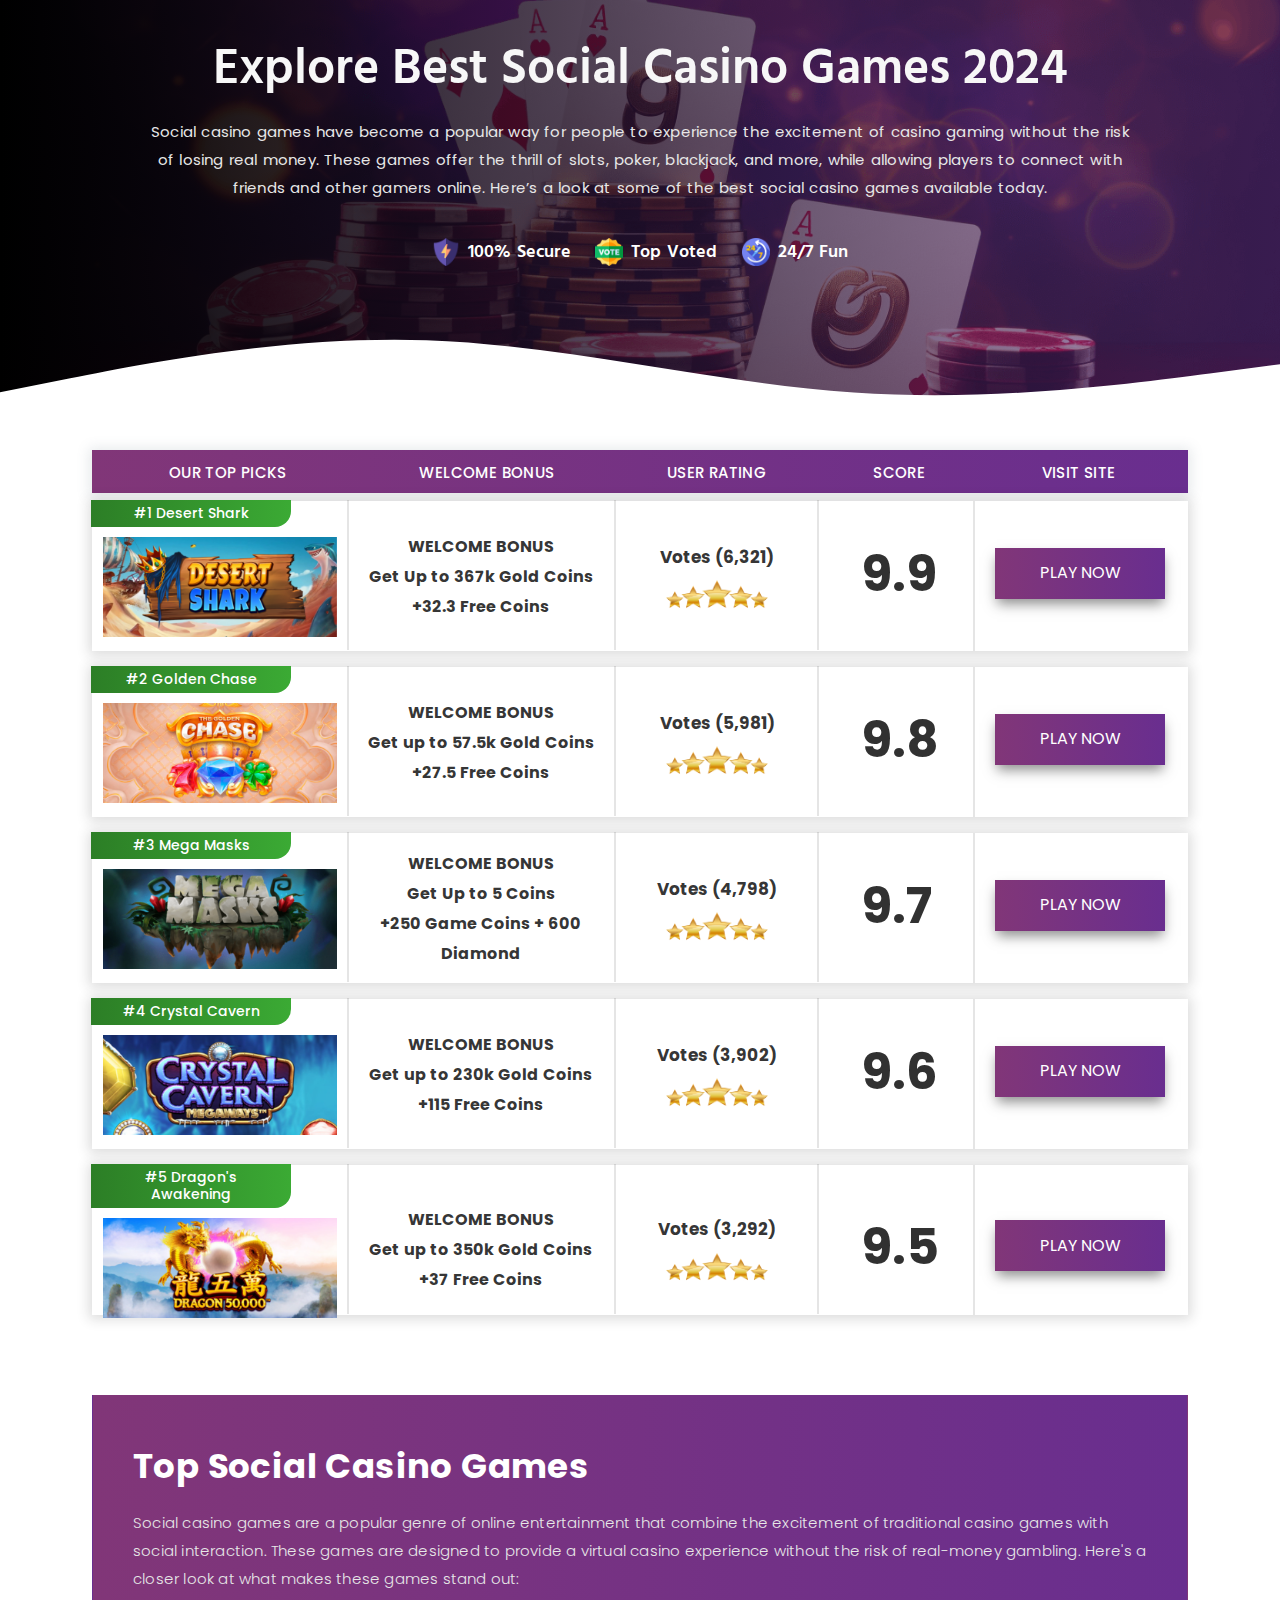
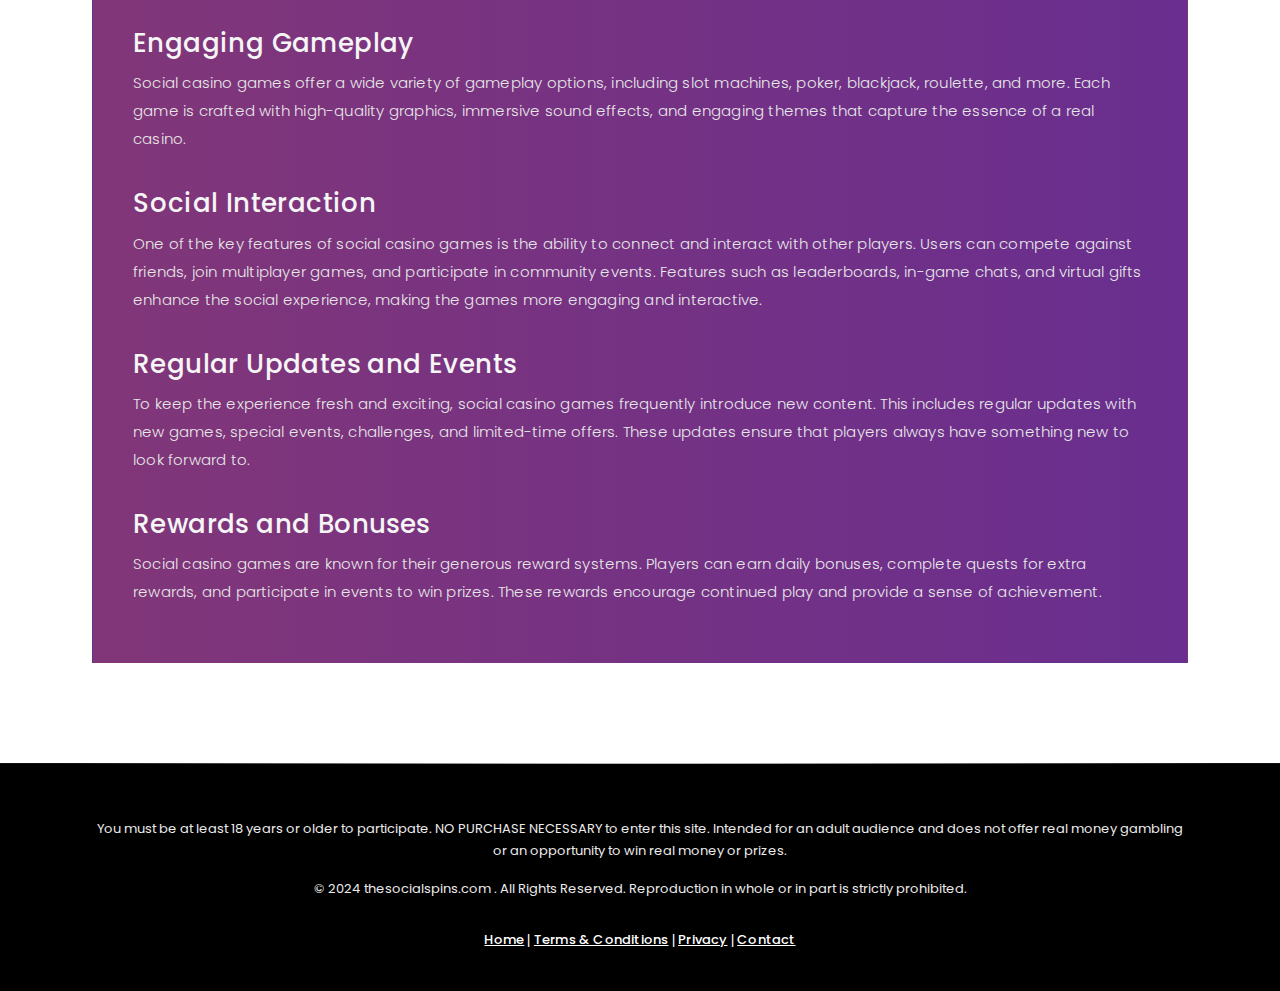
<file: index.html>
<!DOCTYPE html>
<html lang="en">
    <head>
        <meta charset="UTF-8">
        <meta name="viewport" content="width=device-width, initial-scale=1.0">
        <meta name="description" content="Explore Best Social Casino Games 2024. Social casino games have become a popular way for people to experience the excitement of casino gaming without the risk of losing real money. These games offer the thrill of slots, poker, blackjack, and more, while allowing players to connect with friends and other gamers online. Here’s a look at some of the best social casino games available today.">
		<meta name="keywords" content="Best Germany Casino, Germany's Top Casinos, Germany Casino booking, Germany's Casino, Booking Germany Premier Casino">

        <!-- =============== Title ============== -->
        <title>Best Social Casino Games 2024</title>
        <link rel="shortcut icon" href="images/fav-icon.png" type="image/x-icon">

        <!-- =============== Custom CSS ============= -->
        <link rel="stylesheet" href="css/style.css">
        <link rel="stylesheet" href="css/responsive.css">
        <link rel="stylesheet" href="css/bootstrap.min.css">
        
        <!-- =============== Google Fonts =================== -->
        <link rel="preconnect" href="https://fonts.googleapis.com">
        <link rel="preconnect" href="https://fonts.gstatic.com" crossorigin>
        <link href="https://fonts.googleapis.com/css2?family=Hind:wght@300;400;500;600;700&family=Poppins:ital,wght@0,100;0,200;0,300;0,400;0,500;0,600;0,700;0,800;0,900;1,100;1,200;1,300;1,400;1,500;1,600;1,700;1,800;1,900&display=swap" rel="stylesheet">
    </head>

    <body> 
        <!-- ====================== Header Section Start ===================== -->
        <div class="header bottom-curve">
            <div class="container">
                <!-- === Header Content === -->
                <div class="header-content">
                    <h1>Explore Best Social Casino Games 2024</h1>
                    <p>Social casino games have become a popular way for people to experience the excitement of casino gaming without the risk of losing real money. These games offer the thrill of slots, poker, blackjack, and more, while allowing players to connect with friends and other gamers online. Here’s a look at some of the best social casino games available today.</p>
                </div>

                <!-- === Trust Content === -->
                <div class="trust-content">
                    <div class="trust-card">
                        <div class="trust-icon">
                            <img src="images/secure.png" alt="secure photo">
                        </div>
                        <div class="trust-description">
                            <p>100% Secure</p>
                        </div>
                    </div>

                    <div class="trust-card">
                        <div class="trust-icon">
                            <img src="images/stamp.png" alt="stamp photo">
                        </div>
                        <div class="trust-description">
                            <p>Top Voted</p>
                        </div>
                    </div>

                    <div class="trust-card">
                        <div class="trust-icon">
                            <img src="images/24-7.png" alt="24-7 photo">
                        </div>
                        <div class="trust-description">
                            <p>24/7 Fun</p>
                        </div>
                    </div>
                </div>
            </div>
        </div>
        <!-- ====================== Header Section End ====================== -->



        <div id="post-2" class="container post-2">
            <!--========================= List Section Start ========================  -->
            <div class="list-main">
                
                <!-- ===== List Title Start ==== -->
                <div class="list-title d-none d-md-block p-2 py-md-1 px-md-4 mb-2">
                    <div class="row pt-2 pb-1">
                        <div class="col-6">
                            <div class="d-flex align-items-center gap-xl-5">
                                <div class="flex-fill text-center mx-auto  text-title-sm-1">OUR TOP PICKS</div>
                                <div class="flex-fill ms-md-auto text-center text-title-left-1">WELCOME BONUS</div>
                            </div>
                        </div>

                        <div class="col-2">
                            <div class="text-center text-title-left-2">USER RATING</div>
                        </div>

                        <div class="col-1">
                            <div class="text-center text-title-left-3">SCORE</div>
                        </div>

                        <div class="col-3">
                            <div class="text-center text-title-left-4">VISIT SITE</div>
                        </div>
                    </div>
                </div>
                <!-- ====== List Title End ===== -->


                <!-- ============= List Item-01 ============== -->
                <div class="list-item px-2 py-4 px-md-4 mb-md-3">
                    <div class="row align-items-center position-relative">
                        <!-- === Logo & Bonus Area == -->
                        <div class="col-12 col-sm-6">
                            <div class="d-flex align-items-center gap-3 gap-xl-5">
                                <!-- == Logo == -->
                                <div class="item-logo">
                                    <div class="ribbon">
                                        <span class="text">#1 Desert Shark</span>
                                    </div>
                                    
                                    <a href="desertshark.html" rel="nofollow" target="_blank">
                                        <img src="./images/desertshark.png"  class="logo"  width="155" height="100">
                                    </a>
                                </div>

                                <!-- == Bonus == -->
                                <div class="item-bonus text-center mx-auto /ms-md-auto">
                                    <div class="item-p-sm">
                                        <p>WELCOME BONUS</p>
                                        <p>Get Up to 367k Gold Coins</p>
                                        <p>+32.3 Free Coins</p>
                                    </div>
                                </div>
                            </div>
                        </div>


                        <!-- === Rating Area === -->
                        <div class="item-rat col-6 col-sm-2 text-center">
                            <div class="d-flex align-items-center justify-content-around d-md-block py-2 py-md-0">
                                <div class="ratings">
                                    <p class="ratettl mb-0">Votes (6,321)</p>
                                    <div class="list-star">
                                        <img src="images/star-light.png" alt="star-light">
                                    </div>
                                </div>

                                <div class="score">
                                    <div class="item-sco item-sco-1 col-6 col-sm-2 text-center d-md-none">
                                        <p class="sm-sc">9.9</p>
                                    </div>
                                </div>
                            </div>
                        </div>


                        <!-- === Button Area === -->
                        <div class="item-sco item-sco-1 col-6 col-sm-1 text-center d-none d-md-block">
                            <div class="score-nm">
                                9.9
                            </div>
                        </div>

                        <div class="item-play col-6 col-sm-3 text-center">
                            <div class="py-2 py-md-0 list-button">
                                <a href="desertshark.html" rel="nofollow" target="_blank">
                                    <button class="grow_skew_forward">PLAY NOW</button>
                                </a>
                            </div>
                        </div>
                    </div>
                </div>


                <!-- ============= List Item-02 ============== -->
                <div class="list-item px-2 py-4 px-md-4 mb-md-3">
                    <div class="row align-items-center position-relative">
                        <!-- === Logo & Bonus Area == -->
                        <div class="col-12 col-sm-6">
                            <div class="d-flex align-items-center gap-3 gap-xl-5">
                                <!-- == Logo == -->
                                <div class="item-logo">
                                    <div class="ribbon">
                                        <span class="text">#2 Golden Chase</span>
                                    </div>
                                    
                                    <a href="chase.html" rel="nofollow" target="_blank">
                                        <img src="./images/chase.png"  class="logo"  width="155" height="100">
                                    </a>
                                </div>

                                <!-- == Bonus == -->
                                <div class="item-bonus text-center mx-auto /ms-md-auto">
                                    <div class="item-p-sm">
                                        <p>WELCOME BONUS</p>
                                        <p>Get up to 57.5k Gold Coins</p>
                                        <p>+27.5 Free Coins</p>
                                    </div>
                                </div>
                            </div>
                        </div>


                        <!-- === Rating Area === -->
                        <div class="item-rat col-6 col-sm-2 text-center">
                            <div class="d-flex align-items-center justify-content-around d-md-block py-2 py-md-0">
                                <div class="ratings">
                                    <p class="ratettl mb-0">Votes (5,981)</p>
                                    <div class="list-star">
                                        <img src="images/star-light.png" alt="star-light">
                                    </div>
                                </div>

                                <div class="score">
                                    <div class="item-sco item-sco-1 col-6 col-sm-2 text-center d-md-none">
                                        <p class="sm-sc">9.8</p>
                                    </div>
                                </div>
                            </div>
                        </div>


                        <!-- === Button Area === -->
                        <div class="item-sco item-sco-1 col-6 col-sm-1 text-center d-none d-md-block">
                            <div class="score-nm">
                                9.8
                            </div>
                        </div>

                        <div class="item-play col-6 col-sm-3 text-center">
                            <div class="py-2 py-md-0 list-button">
                                <a href="chase.html" rel="nofollow" target="_blank">
                                    <button class="grow_skew_forward">PLAY NOW</button>
                                </a>
                            </div>
                        </div>
                    </div>
                </div>


                <!-- ============= List Item-03 ============== -->
                <div class="list-item px-2 py-4 px-md-4 mb-md-3">
                    <div class="row align-items-center position-relative">
                        <!-- === Logo & Bonus Area == -->
                        <div class="col-12 col-sm-6">
                            <div class="d-flex align-items-center gap-3 gap-xl-5">
                                <!-- == Logo == -->
                                <div class="item-logo">
                                    <div class="ribbon">
                                        <span class="text">#3 Mega Masks</span>
                                    </div>
                                    
                                    <a href="megamasks.html" rel="nofollow" target="_blank">
                                        <img src="./images/megamasks.png"  class="logo"  width="155" height="100">
                                    </a>
                                </div>

                                <!-- == Bonus == -->
                                <div class="item-bonus text-center mx-auto /ms-md-auto">
                                    <div class="item-p-sm">
                                        <p>WELCOME BONUS</p>
                                        <p>Get Up to 5 Coins</p>
                                        <p>+250 Game Coins + 600 Diamond</p>
                                    </div>
                                </div>
                            </div>
                        </div>


                        <!-- === Rating Area === -->
                        <div class="item-rat col-6 col-sm-2 text-center">
                            <div class="d-flex align-items-center justify-content-around d-md-block py-2 py-md-0">
                                <div class="ratings">
                                    <p class="ratettl mb-0">Votes (4,798)</p>
                                    <div class="list-star">
                                        <img src="images/star-light.png" alt="star-light">
                                    </div>
                                </div>

                                <div class="score">
                                    <div class="item-sco item-sco-1 col-6 col-sm-2 text-center d-md-none">
                                        <p class="sm-sc">9.7</p>
                                    </div>
                                </div>
                            </div>
                        </div>


                        <!-- === Button Area === -->
                        <div class="item-sco item-sco-1 col-6 col-sm-1 text-center d-none d-md-block">
                            <div class="score-nm">
                                9.7
                            </div>
                        </div>

                        <div class="item-play col-6 col-sm-3 text-center">
                            <div class="py-2 py-md-0 list-button">
                                <a href="megamasks.html" rel="nofollow" target="_blank">
                                    <button class="grow_skew_forward">PLAY NOW</button>
                                </a>
                            </div>
                        </div>
                    </div>
                </div>


                <!-- ============= List Item-04 ============== -->
                <div class="list-item px-2 py-4 px-md-4 mb-md-3">
                    <div class="row align-items-center position-relative">
                        <!-- === Logo & Bonus Area == -->
                        <div class="col-12 col-sm-6">
                            <div class="d-flex align-items-center gap-3 gap-xl-5">
                                <!-- == Logo == -->
                                <div class="item-logo">
                                    <div class="ribbon">
                                        <span class="text">#4 Crystal Cavern</span>
                                    </div>
                                    
                                    <a href="crystalcavern.html" rel="nofollow" target="_blank">
                                        <img src="./images/crystalcavern.png"  class="logo"  width="155" height="100">
                                    </a>
                                </div>

                                <!-- == Bonus == -->
                                <div class="item-bonus text-center mx-auto /ms-md-auto">
                                    <div class="item-p-sm">
                                        <p>WELCOME BONUS</p>
                                        <p>Get up to 230k Gold Coins</p>
                                        <p>+115 Free Coins</p>
                                    </div>
                                </div>
                            </div>
                        </div>


                        <!-- === Rating Area === -->
                        <div class="item-rat col-6 col-sm-2 text-center">
                            <div class="d-flex align-items-center justify-content-around d-md-block py-2 py-md-0">
                                <div class="ratings">
                                    <p class="ratettl mb-0">Votes (3,902)</p>
                                    <div class="list-star">
                                        <img src="images/star-light.png" alt="star-light">
                                    </div>
                                </div>

                                <div class="score">
                                    <div class="item-sco item-sco-1 col-6 col-sm-2 text-center d-md-none">
                                        <p class="sm-sc">9.6</p>
                                    </div>
                                </div>
                            </div>
                        </div>


                        <!-- === Button Area === -->
                        <div class="item-sco item-sco-1 col-6 col-sm-1 text-center d-none d-md-block">
                            <div class="score-nm">
                                9.6
                            </div>
                        </div>

                        <div class="item-play col-6 col-sm-3 text-center">
                            <div class="py-2 py-md-0 list-button">
                                <a href="crystalcavern.html" rel="nofollow" target="_blank">
                                    <button class="grow_skew_forward">PLAY NOW</button>
                                </a>
                            </div>
                        </div>
                    </div>
                </div>


                <!-- ============= List Item-05 ============== -->
                <div class="list-item px-2 py-4 px-md-4 mb-md-3">
                    <div class="row align-items-center position-relative">
                        <!-- === Logo & Bonus Area == -->
                        <div class="col-12 col-sm-6">
                            <div class="d-flex align-items-center gap-3 gap-xl-5">
                                <!-- == Logo == -->
                                <div class="item-logo">
                                    <div class="ribbon">
                                        <span class="text">#5 Dragon's Awakening</span>
                                    </div>
                                    
                                    <a href="dragonsawakening.html" rel="nofollow" target="_blank">
                                        <img src="./images/dragonsawakening.png"  class="logo"  width="155" height="100">
                                    </a>
                                </div>

                                <!-- == Bonus == -->
                                <div class="item-bonus text-center mx-auto /ms-md-auto">
                                    <div class="item-p-sm">
                                        <p>WELCOME BONUS</p>
                                        <p>Get up to 350k Gold Coins</p>
                                        <p>+37 Free Coins</p>
                                    </div>
                                </div>
                            </div>
                        </div>


                        <!-- === Rating Area === -->
                        <div class="item-rat col-6 col-sm-2 text-center">
                            <div class="d-flex align-items-center justify-content-around d-md-block py-2 py-md-0">
                                <div class="ratings">
                                    <p class="ratettl mb-0">Votes (3,292)</p>
                                    <div class="list-star">
                                        <img src="images/star-light.png" alt="star-light">
                                    </div>
                                </div>

                                <div class="score">
                                    <div class="item-sco item-sco-1 col-6 col-sm-2 text-center d-md-none">
                                        <p class="sm-sc">9.5</p>
                                    </div>
                                </div>
                            </div>
                        </div>


                        <!-- === Button Area === -->
                        <div class="item-sco item-sco-1 col-6 col-sm-1 text-center d-none d-md-block">
                            <div class="score-nm">
                                9.5
                            </div>
                        </div>

                        <div class="item-play col-6 col-sm-3 text-center">
                            <div class="py-2 py-md-0 list-button">
                                <a href="dragonsawakening.html" rel="nofollow" target="_blank">
                                    <button class="grow_skew_forward">PLAY NOW</button>
                                </a>
                            </div>
                        </div>
                    </div>
                </div>
            </div>
            <!-- ======================= List Section End ========================== -->
             


            <!-- ========================= List Description Start ==================== -->
            <div class="list-section">
                <div class="list-content">
                    <h2>Top Social Casino Games</h2>
                    <p>Social casino games are a popular genre of online entertainment that combine the excitement of traditional casino games with social interaction. These games are designed to provide a virtual casino experience without the risk of real-money gambling. Here's a closer look at what makes these games stand out:</p>

                    <h3>Engaging Gameplay</h3>
                    <p>Social casino games offer a wide variety of gameplay options, including slot machines, poker, blackjack, roulette, and more. Each game is crafted with high-quality graphics, immersive sound effects, and engaging themes that capture the essence of a real casino.</p>

                    <h3>Social Interaction</h3>
                    <p>One of the key features of social casino games is the ability to connect and interact with other players. Users can compete against friends, join multiplayer games, and participate in community events. Features such as leaderboards, in-game chats, and virtual gifts enhance the social experience, making the games more engaging and interactive.</p>

                    <h3>Regular Updates and Events</h3>
                    <p>To keep the experience fresh and exciting, social casino games frequently introduce new content. This includes regular updates with new games, special events, challenges, and limited-time offers. These updates ensure that players always have something new to look forward to.</p>

                    <h3>Rewards and Bonuses</h3>
                    <p>Social casino games are known for their generous reward systems. Players can earn daily bonuses, complete quests for extra rewards, and participate in events to win prizes. These rewards encourage continued play and provide a sense of achievement.</p>
                </div>
            </div>
            <!-- ========================= List Description End ====================== -->
        </div> 


        
        <!-- =========================== Footer Start ======================== -->
        <div class="footer pb-4">
            <div class="container pt-4">
                
                <p class="footer-p-note">You must be at least 18 years or older to participate. NO PURCHASE NECESSARY to enter this site.  Intended for an adult audience and does not offer real money gambling or an opportunity to win real money or prizes.</p>
                <p class="footer-p-note">© 2024 thesocialspins.com . All Rights Reserved. Reproduction in whole or in part is strictly prohibited.</p>
            </div>

            <div class="container text-center">
                <p class="footer-copyright">
                    <a href="index.html">Home</a> | <a href="terms.html">Terms & Conditions</a> | <a href="privacy.html">Privacy</a> | <a href="/kontakt/index.php">Contact</a>
                </p>
            </div>
        </div>
        <!-- =========================== Footer End =========================== -->

        <script src="js/bootstrap.min.js.download"></script>
    </body>
</html>
</file>
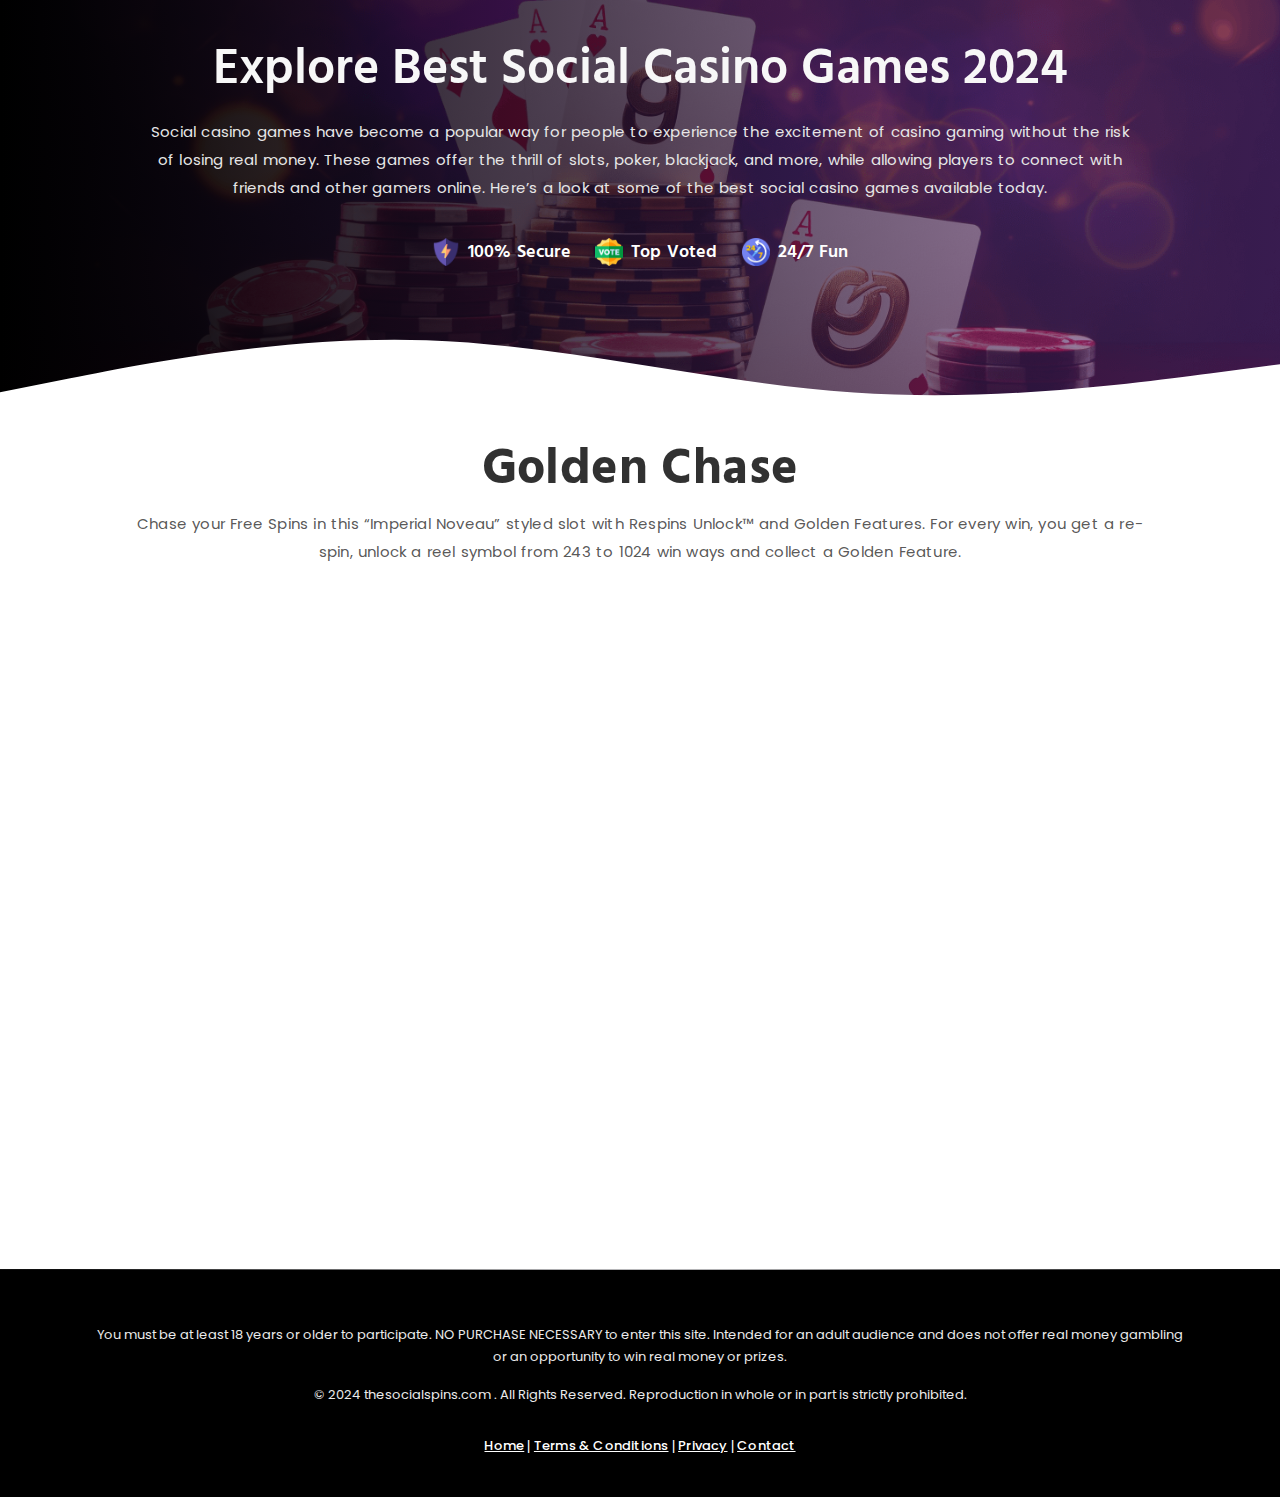
<file: chase.html>
<!DOCTYPE html>
<html lang="en">
    <head>
        <meta charset="UTF-8">
        <meta name="viewport" content="width=device-width, initial-scale=1.0">
        <meta name="description" content="Explore Best Social Casino Games 2024. Social casino games have become a popular way for people to experience the excitement of casino gaming without the risk of losing real money. These games offer the thrill of slots, poker, blackjack, and more, while allowing players to connect with friends and other gamers online. Here’s a look at some of the best social casino games available today.">
		<meta name="keywords" content="Best Germany Casino, Germany's Top Casinos, Germany Casino booking, Germany's Casino, Booking Germany Premier Casino">

        <!-- =============== Title ============== -->
        <title>Best Social Casino Games 2024</title>
        <link rel="shortcut icon" href="images/fav-icon.png" type="image/x-icon">

        <!-- =============== Custom CSS ============= -->
        <link rel="stylesheet" href="css/style.css">
        <link rel="stylesheet" href="css/responsive.css">
        <link rel="stylesheet" href="css/bootstrap.min.css">
        
        <!-- =============== Google Fonts =================== -->
        <link rel="preconnect" href="https://fonts.googleapis.com">
        <link rel="preconnect" href="https://fonts.gstatic.com" crossorigin>
        <link href="https://fonts.googleapis.com/css2?family=Hind:wght@300;400;500;600;700&family=Poppins:ital,wght@0,100;0,200;0,300;0,400;0,500;0,600;0,700;0,800;0,900;1,100;1,200;1,300;1,400;1,500;1,600;1,700;1,800;1,900&display=swap" rel="stylesheet">
    </head>

    <body> 
        <!-- ====================== Header Section Start ===================== -->
        <div class="header bottom-curve">
            <div class="container">
                <!-- === Header Content === -->
                <div class="header-content">
                    <h1>Explore Best Social Casino Games 2024</h1>
                    <p>Social casino games have become a popular way for people to experience the excitement of casino gaming without the risk of losing real money. These games offer the thrill of slots, poker, blackjack, and more, while allowing players to connect with friends and other gamers online. Here’s a look at some of the best social casino games available today.</p>
                </div>

                <!-- === Trust Content === -->
                <div class="trust-content">
                    <div class="trust-card">
                        <div class="trust-icon">
                            <img src="images/secure.png" alt="secure photo">
                        </div>
                        <div class="trust-description">
                            <p>100% Secure</p>
                        </div>
                    </div>

                    <div class="trust-card">
                        <div class="trust-icon">
                            <img src="images/stamp.png" alt="stamp photo">
                        </div>
                        <div class="trust-description">
                            <p>Top Voted</p>
                        </div>
                    </div>

                    <div class="trust-card">
                        <div class="trust-icon">
                            <img src="images/24-7.png" alt="24-7 photo">
                        </div>
                        <div class="trust-description">
                            <p>24/7 Fun</p>
                        </div>
                    </div>
                </div>
            </div>
        </div>
        <!-- ====================== Header Section End ====================== -->



        <!-- ========================== Game Section Start ======================= -->
        <div class="game-section">
            <div class="container">
                <h2 class="game-section-h2">Golden Chase</h2>
                <p class="game-section-p">Chase your Free Spins in this “Imperial Noveau” styled slot with Respins Unlock™ and Golden Features. For every win, you get a re-spin, unlock a reel symbol from 243 to 1024 win ways and collect a Golden Feature.</p>

                <iframe
                    src="https://d2drhksbtcqozo.cloudfront.net/casino/games-mt/chase/index.html?gameid=chase&jurisdiction=MT&channel=web&moneymode=fun&partnerid=1"
                    id="png-game-container" allow="autoplay"
                    style="width: 100%; height: 550px; padding: 0px; margin: 0px; border: 0px;" class="game-h">
                </iframe>
            </div>
        </div>
        <!-- ========================== Game Section End ========================= -->


        
        <!-- =========================== Footer Start ======================== -->
        <div class="footer pb-4">
            <div class="container pt-4">
                
                <p class="footer-p-note">You must be at least 18 years or older to participate. NO PURCHASE NECESSARY to enter this site.  Intended for an adult audience and does not offer real money gambling or an opportunity to win real money or prizes.</p>
                <p class="footer-p-note">© 2024 thesocialspins.com . All Rights Reserved. Reproduction in whole or in part is strictly prohibited.</p>
            </div>

            <div class="container text-center">
                <p class="footer-copyright">
                    <a href="index.html">Home</a> | <a href="terms.html">Terms & Conditions</a> | <a href="privacy.html">Privacy</a> | <a href="/kontakt/index.php">Contact</a>
                </p>
            </div>
        </div>
        <!-- =========================== Footer End =========================== -->

        <script src="js/bootstrap.min.js.download"></script>
    </body>
</html>
</file>
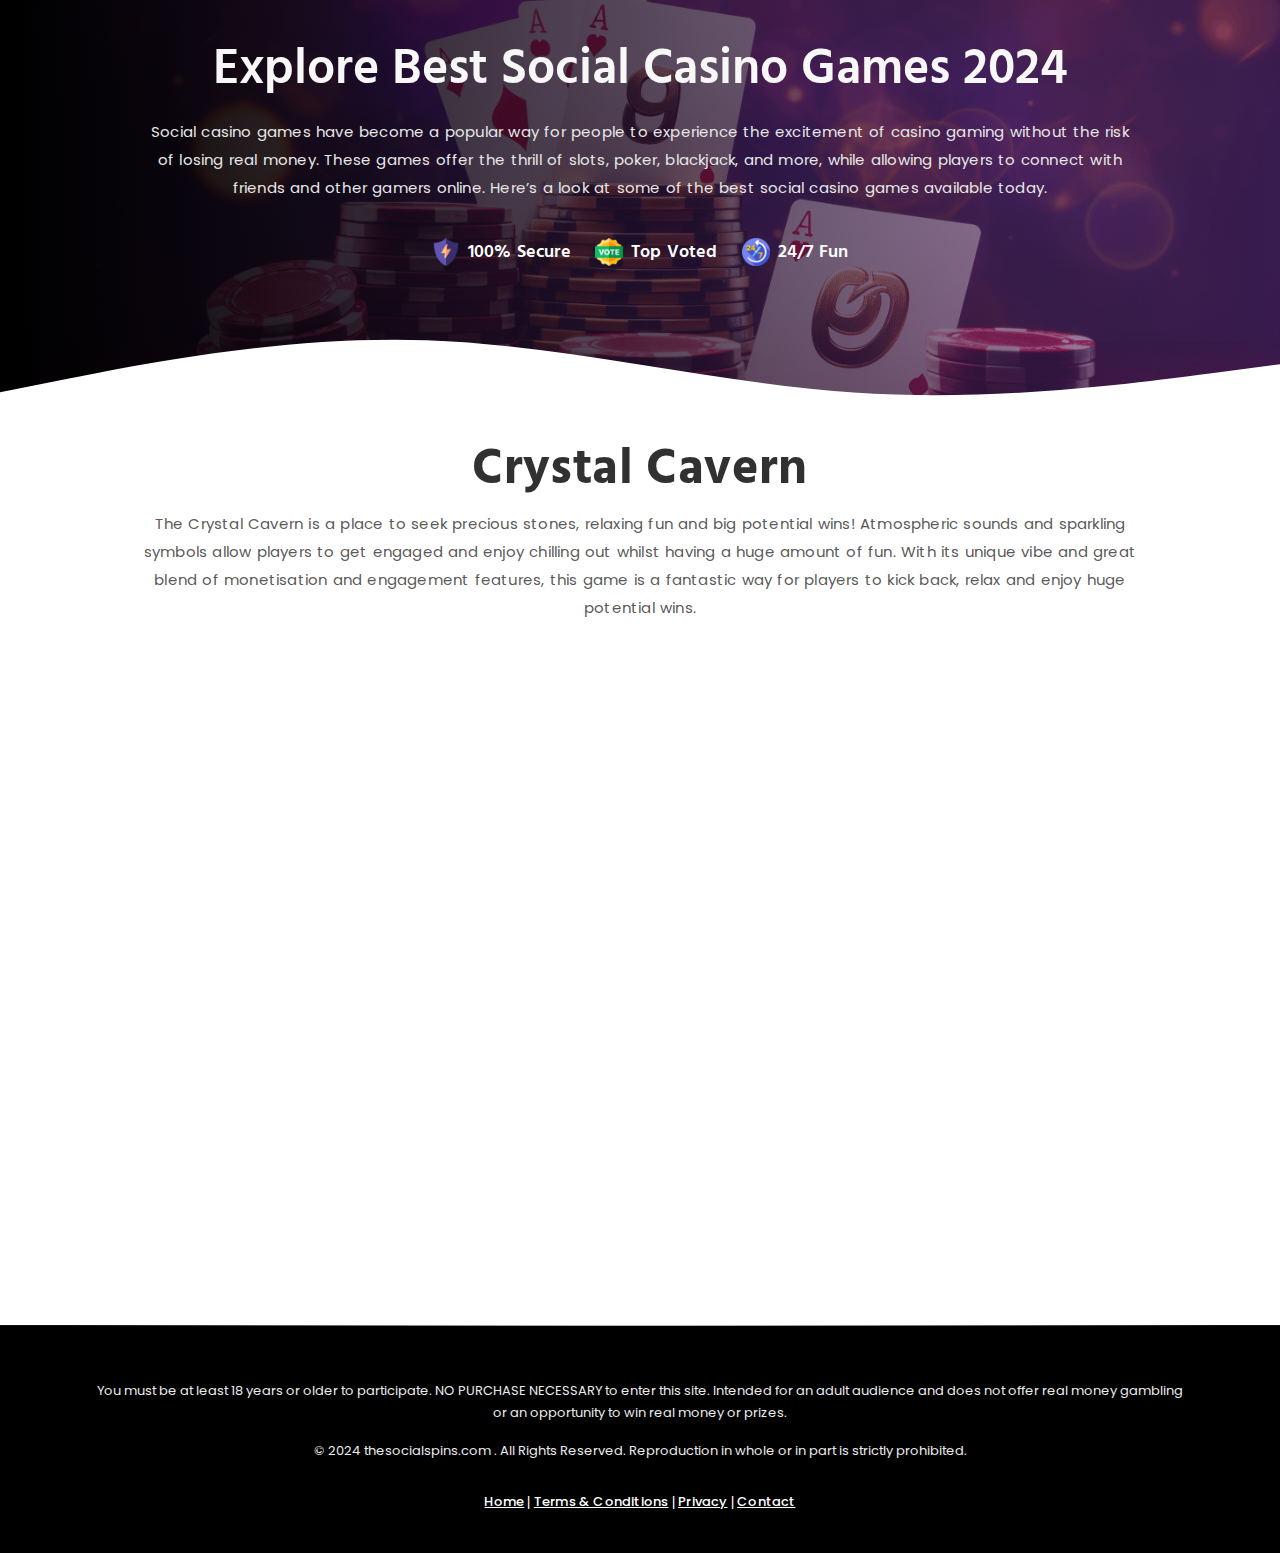
<file: crystalcavern.html>
<!DOCTYPE html>
<html lang="en">
    <head>
        <meta charset="UTF-8">
        <meta name="viewport" content="width=device-width, initial-scale=1.0">
        <meta name="description" content="Explore Best Social Casino Games 2024. Social casino games have become a popular way for people to experience the excitement of casino gaming without the risk of losing real money. These games offer the thrill of slots, poker, blackjack, and more, while allowing players to connect with friends and other gamers online. Here’s a look at some of the best social casino games available today.">
		<meta name="keywords" content="Best Germany Casino, Germany's Top Casinos, Germany Casino booking, Germany's Casino, Booking Germany Premier Casino">

        <!-- =============== Title ============== -->
        <title>Best Social Casino Games 2024</title>
        <link rel="shortcut icon" href="images/fav-icon.png" type="image/x-icon">

        <!-- =============== Custom CSS ============= -->
        <link rel="stylesheet" href="css/style.css">
        <link rel="stylesheet" href="css/responsive.css">
        <link rel="stylesheet" href="css/bootstrap.min.css">
        
        <!-- =============== Google Fonts =================== -->
        <link rel="preconnect" href="https://fonts.googleapis.com">
        <link rel="preconnect" href="https://fonts.gstatic.com" crossorigin>
        <link href="https://fonts.googleapis.com/css2?family=Hind:wght@300;400;500;600;700&family=Poppins:ital,wght@0,100;0,200;0,300;0,400;0,500;0,600;0,700;0,800;0,900;1,100;1,200;1,300;1,400;1,500;1,600;1,700;1,800;1,900&display=swap" rel="stylesheet">
    </head>

    <body> 
        <!-- ====================== Header Section Start ===================== -->
        <div class="header bottom-curve">
            <div class="container">
                <!-- === Header Content === -->
                <div class="header-content">
                    <h1>Explore Best Social Casino Games 2024</h1>
                    <p>Social casino games have become a popular way for people to experience the excitement of casino gaming without the risk of losing real money. These games offer the thrill of slots, poker, blackjack, and more, while allowing players to connect with friends and other gamers online. Here’s a look at some of the best social casino games available today.</p>
                </div>

                <!-- === Trust Content === -->
                <div class="trust-content">
                    <div class="trust-card">
                        <div class="trust-icon">
                            <img src="images/secure.png" alt="secure photo">
                        </div>
                        <div class="trust-description">
                            <p>100% Secure</p>
                        </div>
                    </div>

                    <div class="trust-card">
                        <div class="trust-icon">
                            <img src="images/stamp.png" alt="stamp photo">
                        </div>
                        <div class="trust-description">
                            <p>Top Voted</p>
                        </div>
                    </div>

                    <div class="trust-card">
                        <div class="trust-icon">
                            <img src="images/24-7.png" alt="24-7 photo">
                        </div>
                        <div class="trust-description">
                            <p>24/7 Fun</p>
                        </div>
                    </div>
                </div>
            </div>
        </div>
        <!-- ====================== Header Section End ====================== -->



        <!-- ========================== Game Section Start ======================= -->
        <div class="game-section">
            <div class="container">
                <h2 class="game-section-h2">Crystal Cavern</h2>
                <p class="game-section-p">The Crystal Cavern is a place to seek precious stones, relaxing fun and big potential wins! Atmospheric sounds and sparkling symbols allow players to get engaged and enjoy chilling out whilst having a huge amount of fun. With its unique vibe and great blend of monetisation and engagement features, this game is a fantastic way for players to kick back, relax and enjoy huge potential wins.</p>

                <iframe
                    src="https://d2drhksbtcqozo.cloudfront.net/casino/games-mt/crystalcavern/index.html?gameid=crystalcavern&jurisdiction=MT&channel=web&moneymode=fun&partnerid=1"
                    id="png-game-container" allow="autoplay"
                    style="width: 100%; height: 550px; padding: 0px; margin: 0px; border: 0px;" class="game-h">
                </iframe>
            </div>
        </div>
        <!-- ========================== Game Section End ========================= -->


        
        <!-- =========================== Footer Start ======================== -->
        <div class="footer pb-4">
            <div class="container pt-4">
                
                <p class="footer-p-note">You must be at least 18 years or older to participate. NO PURCHASE NECESSARY to enter this site.  Intended for an adult audience and does not offer real money gambling or an opportunity to win real money or prizes.</p>
                <p class="footer-p-note">© 2024 thesocialspins.com . All Rights Reserved. Reproduction in whole or in part is strictly prohibited.</p>
            </div>

            <div class="container text-center">
                <p class="footer-copyright">
                    <a href="index.html">Home</a> | <a href="terms.html">Terms & Conditions</a> | <a href="privacy.html">Privacy</a> | <a href="/kontakt/index.php">Contact</a>
                </p>
            </div>
        </div>
        <!-- =========================== Footer End =========================== -->

        <script src="js/bootstrap.min.js.download"></script>
    </body>
</html>
</file>
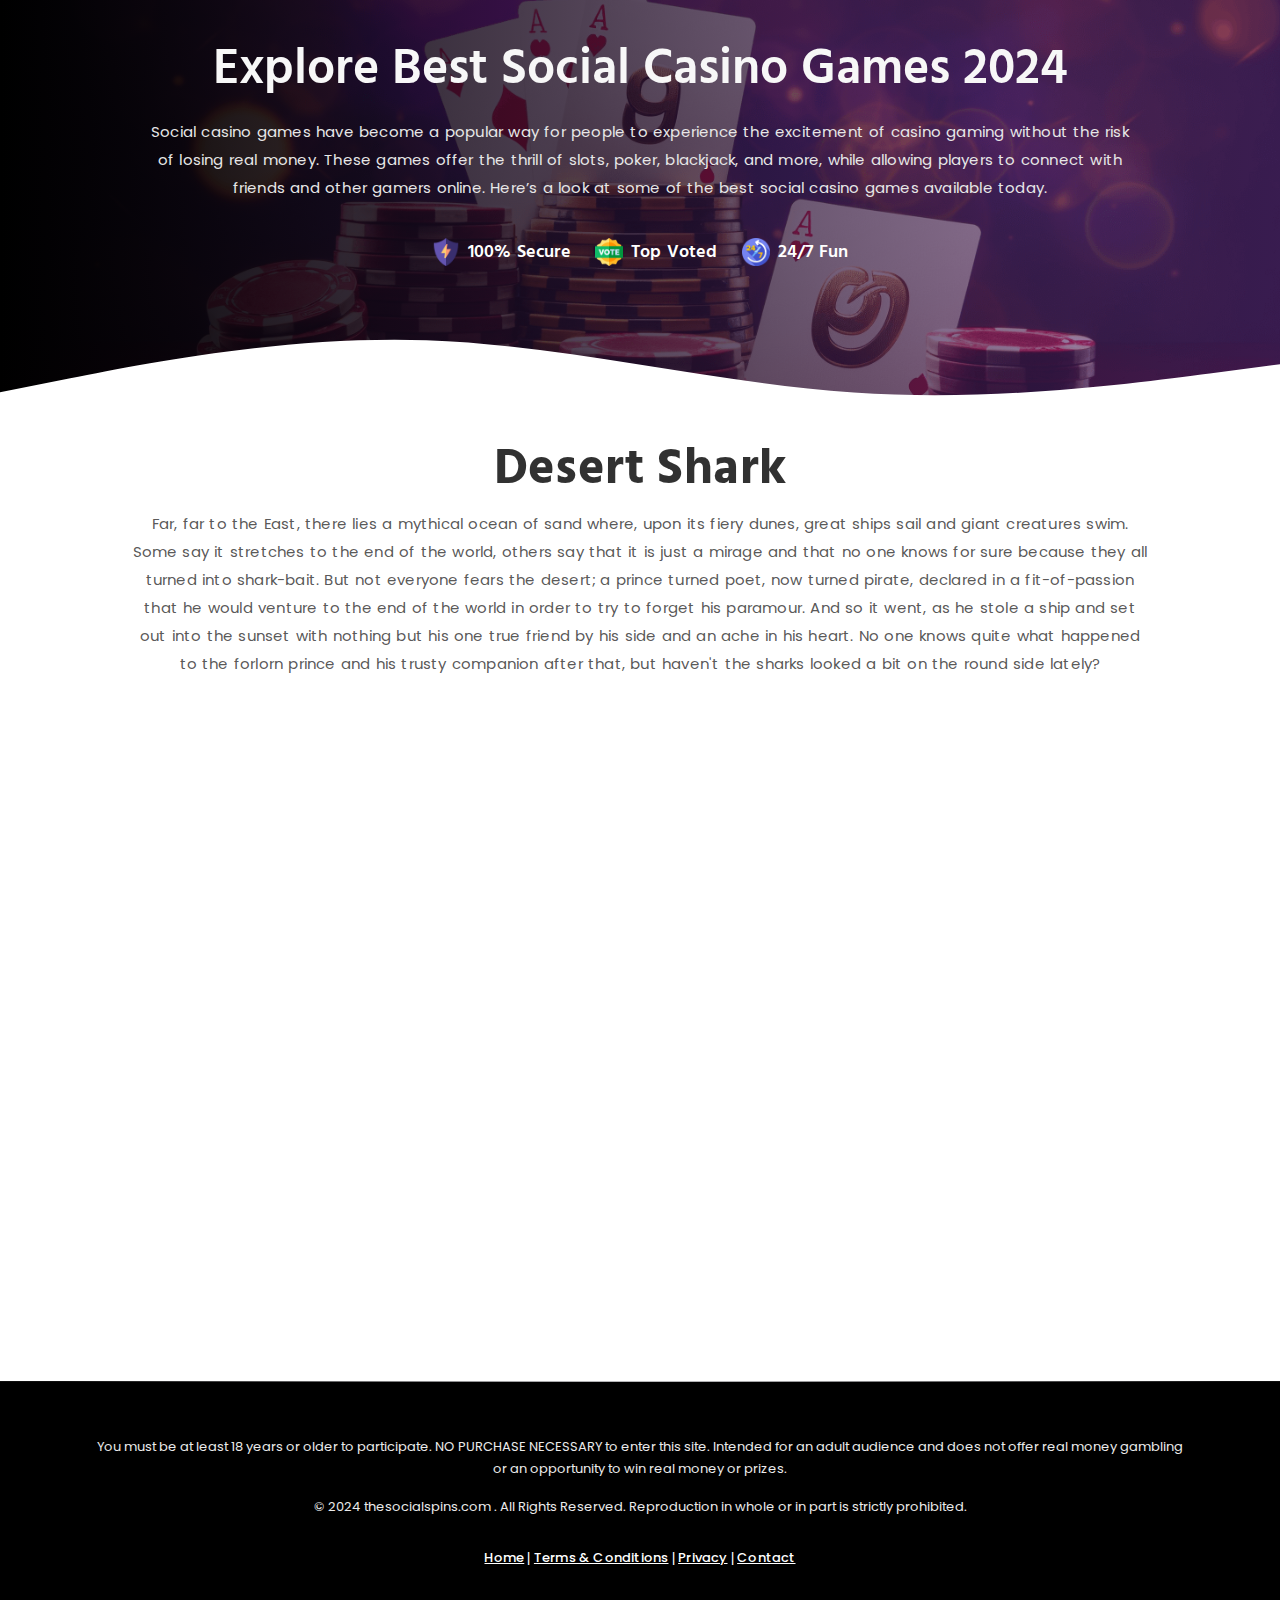
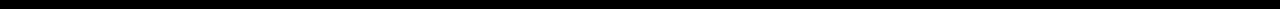
<file: desertshark.html>
<!DOCTYPE html>
<html lang="en">
    <head>
        <meta charset="UTF-8">
        <meta name="viewport" content="width=device-width, initial-scale=1.0">
        <meta name="description" content="Explore Best Social Casino Games 2024. Social casino games have become a popular way for people to experience the excitement of casino gaming without the risk of losing real money. These games offer the thrill of slots, poker, blackjack, and more, while allowing players to connect with friends and other gamers online. Here’s a look at some of the best social casino games available today.">
		<meta name="keywords" content="Best Germany Casino, Germany's Top Casinos, Germany Casino booking, Germany's Casino, Booking Germany Premier Casino">

        <!-- =============== Title ============== -->
        <title>Best Social Casino Games 2024</title>
        <link rel="shortcut icon" href="images/fav-icon.png" type="image/x-icon">

        <!-- =============== Custom CSS ============= -->
        <link rel="stylesheet" href="css/style.css">
        <link rel="stylesheet" href="css/responsive.css">
        <link rel="stylesheet" href="css/bootstrap.min.css">
        
        <!-- =============== Google Fonts =================== -->
        <link rel="preconnect" href="https://fonts.googleapis.com">
        <link rel="preconnect" href="https://fonts.gstatic.com" crossorigin>
        <link href="https://fonts.googleapis.com/css2?family=Hind:wght@300;400;500;600;700&family=Poppins:ital,wght@0,100;0,200;0,300;0,400;0,500;0,600;0,700;0,800;0,900;1,100;1,200;1,300;1,400;1,500;1,600;1,700;1,800;1,900&display=swap" rel="stylesheet">
    </head>

    <body> 
        <!-- ====================== Header Section Start ===================== -->
        <div class="header bottom-curve">
            <div class="container">
                <!-- === Header Content === -->
                <div class="header-content">
                    <h1>Explore Best Social Casino Games 2024</h1>
                    <p>Social casino games have become a popular way for people to experience the excitement of casino gaming without the risk of losing real money. These games offer the thrill of slots, poker, blackjack, and more, while allowing players to connect with friends and other gamers online. Here’s a look at some of the best social casino games available today.</p>
                </div>

                <!-- === Trust Content === -->
                <div class="trust-content">
                    <div class="trust-card">
                        <div class="trust-icon">
                            <img src="images/secure.png" alt="secure photo">
                        </div>
                        <div class="trust-description">
                            <p>100% Secure</p>
                        </div>
                    </div>

                    <div class="trust-card">
                        <div class="trust-icon">
                            <img src="images/stamp.png" alt="stamp photo">
                        </div>
                        <div class="trust-description">
                            <p>Top Voted</p>
                        </div>
                    </div>

                    <div class="trust-card">
                        <div class="trust-icon">
                            <img src="images/24-7.png" alt="24-7 photo">
                        </div>
                        <div class="trust-description">
                            <p>24/7 Fun</p>
                        </div>
                    </div>
                </div>
            </div>
        </div>
        <!-- ====================== Header Section End ====================== -->



        <!-- ========================== Game Section Start ======================= -->
        <div class="game-section">
            <div class="container">
                <h2 class="game-section-h2">Desert Shark</h2>
                <p class="game-section-p">Far, far to the East, there lies a mythical ocean of sand where, upon its fiery dunes, great ships sail and giant creatures swim. Some say it stretches to the end of the world, others say that it is just a mirage and that no one knows for sure because they all turned into shark-bait. But not everyone fears the desert; a prince turned poet, now turned pirate, declared in a fit-of-passion that he would venture to the end of the world in order to try to forget his paramour. And so it went, as he stole a ship and set out into the sunset with nothing but his one true friend by his side and an ache in his heart. No one knows quite what happened to the forlorn prince and his trusty companion after that, but haven't the sharks looked a bit on the round side lately?</p>

                <iframe
                    src="https://d2drhksbtcqozo.cloudfront.net/mcasino/games-mt/desertshark/index.html?gameid=desertshark&jurisdiction=MT&channel=mobile&moneymode=fun&partnerid=1"
                    id="png-game-container" allow="autoplay"
                    style="width: 100%; height: 550px; padding: 0px; margin: 0px; border: 0px;" class="game-h">
                </iframe>
            </div>
        </div>
        <!-- ========================== Game Section End ========================= -->


        
        <!-- =========================== Footer Start ======================== -->
        <div class="footer pb-4">
            <div class="container pt-4">
                
                <p class="footer-p-note">You must be at least 18 years or older to participate. NO PURCHASE NECESSARY to enter this site.  Intended for an adult audience and does not offer real money gambling or an opportunity to win real money or prizes.</p>
                <p class="footer-p-note">© 2024 thesocialspins.com . All Rights Reserved. Reproduction in whole or in part is strictly prohibited.</p>
            </div>

            <div class="container text-center">
                <p class="footer-copyright">
                    <a href="index.html">Home</a> | <a href="terms.html">Terms & Conditions</a> | <a href="privacy.html">Privacy</a> | <a href="/kontakt/index.php">Contact</a>
                </p>
            </div>
        </div>
        <!-- =========================== Footer End =========================== -->

        <script src="js/bootstrap.min.js.download"></script>
    </body>
</html>
</file>
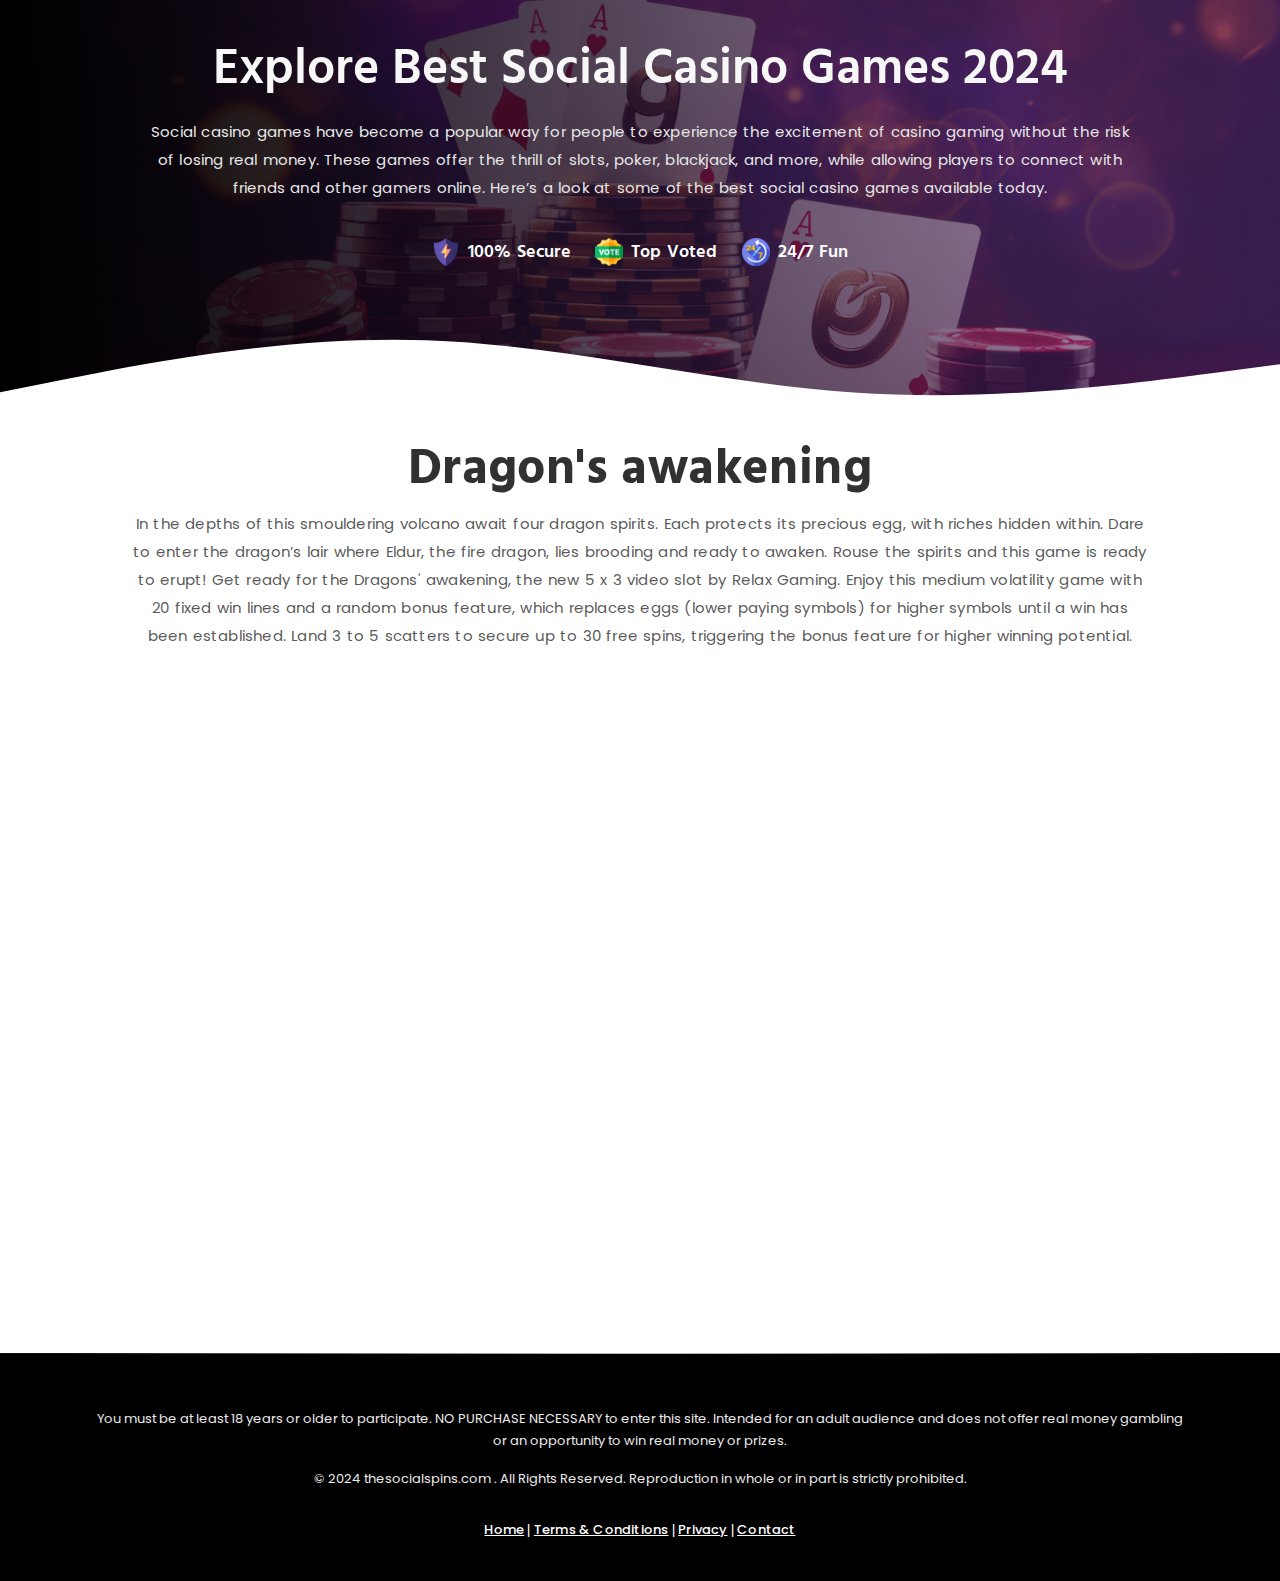
<file: dragonsawakening.html>
<!DOCTYPE html>
<html lang="en">
    <head>
        <meta charset="UTF-8">
        <meta name="viewport" content="width=device-width, initial-scale=1.0">
        <meta name="description" content="Explore Best Social Casino Games 2024. Social casino games have become a popular way for people to experience the excitement of casino gaming without the risk of losing real money. These games offer the thrill of slots, poker, blackjack, and more, while allowing players to connect with friends and other gamers online. Here’s a look at some of the best social casino games available today.">
		<meta name="keywords" content="Best Germany Casino, Germany's Top Casinos, Germany Casino booking, Germany's Casino, Booking Germany Premier Casino">

        <!-- =============== Title ============== -->
        <title>Best Social Casino Games 2024</title>
        <link rel="shortcut icon" href="images/fav-icon.png" type="image/x-icon">

        <!-- =============== Custom CSS ============= -->
        <link rel="stylesheet" href="css/style.css">
        <link rel="stylesheet" href="css/responsive.css">
        <link rel="stylesheet" href="css/bootstrap.min.css">
        
        <!-- =============== Google Fonts =================== -->
        <link rel="preconnect" href="https://fonts.googleapis.com">
        <link rel="preconnect" href="https://fonts.gstatic.com" crossorigin>
        <link href="https://fonts.googleapis.com/css2?family=Hind:wght@300;400;500;600;700&family=Poppins:ital,wght@0,100;0,200;0,300;0,400;0,500;0,600;0,700;0,800;0,900;1,100;1,200;1,300;1,400;1,500;1,600;1,700;1,800;1,900&display=swap" rel="stylesheet">
    </head>

    <body> 
        <!-- ====================== Header Section Start ===================== -->
        <div class="header bottom-curve">
            <div class="container">
                <!-- === Header Content === -->
                <div class="header-content">
                    <h1>Explore Best Social Casino Games 2024</h1>
                    <p>Social casino games have become a popular way for people to experience the excitement of casino gaming without the risk of losing real money. These games offer the thrill of slots, poker, blackjack, and more, while allowing players to connect with friends and other gamers online. Here’s a look at some of the best social casino games available today.</p>
                </div>

                <!-- === Trust Content === -->
                <div class="trust-content">
                    <div class="trust-card">
                        <div class="trust-icon">
                            <img src="images/secure.png" alt="secure photo">
                        </div>
                        <div class="trust-description">
                            <p>100% Secure</p>
                        </div>
                    </div>

                    <div class="trust-card">
                        <div class="trust-icon">
                            <img src="images/stamp.png" alt="stamp photo">
                        </div>
                        <div class="trust-description">
                            <p>Top Voted</p>
                        </div>
                    </div>

                    <div class="trust-card">
                        <div class="trust-icon">
                            <img src="images/24-7.png" alt="24-7 photo">
                        </div>
                        <div class="trust-description">
                            <p>24/7 Fun</p>
                        </div>
                    </div>
                </div>
            </div>
        </div>
        <!-- ====================== Header Section End ====================== -->



        <!-- ========================== Game Section Start ======================= -->
        <div class="game-section">
            <div class="container">
                <h2 class="game-section-h2">Dragon's awakening</h2>
                <p class="game-section-p">In the depths of this smouldering volcano await four dragon spirits. Each protects its precious egg, with riches hidden within. Dare to enter the dragon’s lair where Eldur, the fire dragon, lies brooding and ready to awaken. Rouse the spirits and this game is ready to erupt! Get ready for the Dragons' awakening, the new 5 x 3 video slot by Relax Gaming. Enjoy this medium volatility game with 20 fixed win lines and a random bonus feature, which replaces eggs (lower paying symbols) for higher symbols until a win has been established. Land 3 to 5 scatters to secure up to 30 free spins, triggering the bonus feature for higher winning potential.</p>

                <iframe
                    src="https://d2drhksbtcqozo.cloudfront.net/casino/games-mt/dragonsawakening/index.html?gameid=dragonsawakening&jurisdiction=MT&channel=web&moneymode=fun&partnerid=1"
                    id="png-game-container" allow="autoplay"
                    style="width: 100%; height: 550px; padding: 0px; margin: 0px; border: 0px;" class="game-h">
                </iframe>
            </div>
        </div>
        <!-- ========================== Game Section End ========================= -->


        
        <!-- =========================== Footer Start ======================== -->
        <div class="footer pb-4">
            <div class="container pt-4">
                
                <p class="footer-p-note">You must be at least 18 years or older to participate. NO PURCHASE NECESSARY to enter this site.  Intended for an adult audience and does not offer real money gambling or an opportunity to win real money or prizes.</p>
                <p class="footer-p-note">© 2024 thesocialspins.com . All Rights Reserved. Reproduction in whole or in part is strictly prohibited.</p>
            </div>

            <div class="container text-center">
                <p class="footer-copyright">
                    <a href="index.html">Home</a> | <a href="terms.html">Terms & Conditions</a> | <a href="privacy.html">Privacy</a> | <a href="/kontakt/index.php">Contact</a>
                </p>
            </div>
        </div>
        <!-- =========================== Footer End =========================== -->

        <script src="js/bootstrap.min.js.download"></script>
    </body>
</html>
</file>
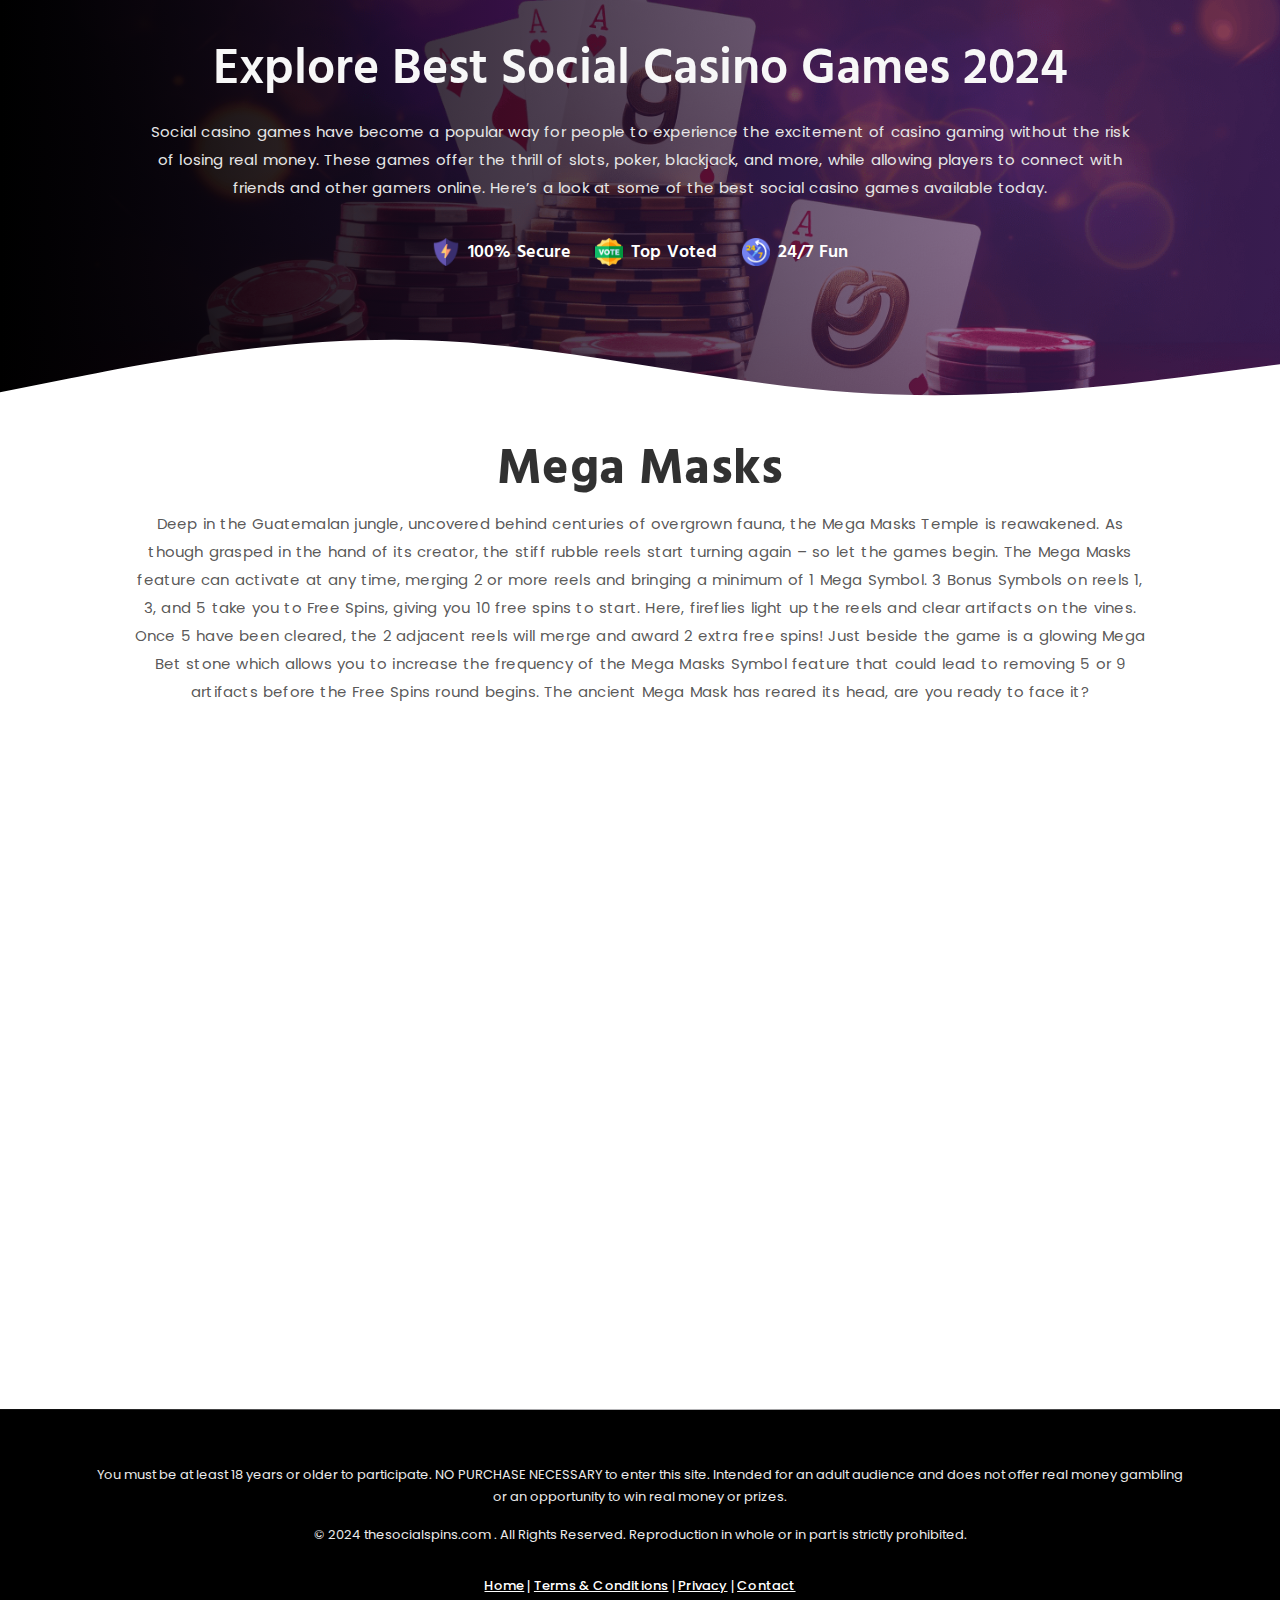
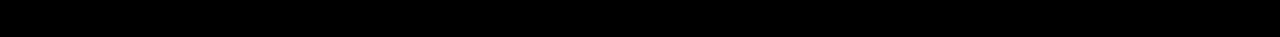
<file: megamasks.html>
<!DOCTYPE html>
<html lang="en">
    <head>
        <meta charset="UTF-8">
        <meta name="viewport" content="width=device-width, initial-scale=1.0">
        <meta name="description" content="Explore Best Social Casino Games 2024. Social casino games have become a popular way for people to experience the excitement of casino gaming without the risk of losing real money. These games offer the thrill of slots, poker, blackjack, and more, while allowing players to connect with friends and other gamers online. Here’s a look at some of the best social casino games available today.">
		<meta name="keywords" content="Best Germany Casino, Germany's Top Casinos, Germany Casino booking, Germany's Casino, Booking Germany Premier Casino">

        <!-- =============== Title ============== -->
        <title>Best Social Casino Games 2024</title>
        <link rel="shortcut icon" href="images/fav-icon.png" type="image/x-icon">

        <!-- =============== Custom CSS ============= -->
        <link rel="stylesheet" href="css/style.css">
        <link rel="stylesheet" href="css/responsive.css">
        <link rel="stylesheet" href="css/bootstrap.min.css">
        
        <!-- =============== Google Fonts =================== -->
        <link rel="preconnect" href="https://fonts.googleapis.com">
        <link rel="preconnect" href="https://fonts.gstatic.com" crossorigin>
        <link href="https://fonts.googleapis.com/css2?family=Hind:wght@300;400;500;600;700&family=Poppins:ital,wght@0,100;0,200;0,300;0,400;0,500;0,600;0,700;0,800;0,900;1,100;1,200;1,300;1,400;1,500;1,600;1,700;1,800;1,900&display=swap" rel="stylesheet">
    </head>

    <body> 
        <!-- ====================== Header Section Start ===================== -->
        <div class="header bottom-curve">
            <div class="container">
                <!-- === Header Content === -->
                <div class="header-content">
                    <h1>Explore Best Social Casino Games 2024</h1>
                    <p>Social casino games have become a popular way for people to experience the excitement of casino gaming without the risk of losing real money. These games offer the thrill of slots, poker, blackjack, and more, while allowing players to connect with friends and other gamers online. Here’s a look at some of the best social casino games available today.</p>
                </div>

                <!-- === Trust Content === -->
                <div class="trust-content">
                    <div class="trust-card">
                        <div class="trust-icon">
                            <img src="images/secure.png" alt="secure photo">
                        </div>
                        <div class="trust-description">
                            <p>100% Secure</p>
                        </div>
                    </div>

                    <div class="trust-card">
                        <div class="trust-icon">
                            <img src="images/stamp.png" alt="stamp photo">
                        </div>
                        <div class="trust-description">
                            <p>Top Voted</p>
                        </div>
                    </div>

                    <div class="trust-card">
                        <div class="trust-icon">
                            <img src="images/24-7.png" alt="24-7 photo">
                        </div>
                        <div class="trust-description">
                            <p>24/7 Fun</p>
                        </div>
                    </div>
                </div>
            </div>
        </div>
        <!-- ====================== Header Section End ====================== -->



        <!-- ========================== Game Section Start ======================= -->
        <div class="game-section">
            <div class="container">
                <h2 class="game-section-h2">Mega Masks</h2>
                <p class="game-section-p">Deep in the Guatemalan jungle, uncovered behind centuries of overgrown fauna, the Mega Masks Temple is reawakened. As though grasped in the hand of its creator, the stiff rubble reels start turning again – so let the games begin. The Mega Masks feature can activate at any time, merging 2 or more reels and bringing a minimum of 1 Mega Symbol. 3 Bonus Symbols on reels 1, 3, and 5 take you to Free Spins, giving you 10 free spins to start. Here, fireflies light up the reels and clear artifacts on the vines. Once 5 have been cleared, the 2 adjacent reels will merge and award 2 extra free spins! Just beside the game is a glowing Mega Bet stone which allows you to increase the frequency of the Mega Masks Symbol feature that could lead to removing 5 or 9 artifacts before the Free Spins round begins. The ancient Mega Mask has reared its head, are you ready to face it?</p>

                <iframe
                    src="https://d2drhksbtcqozo.cloudfront.net/casino/games-mt/megamasks/index.html?gameid=megamasks&jurisdiction=MT&channel=web&moneymode=fun&partnerid=1"
                    id="png-game-container" allow="autoplay"
                    style="width: 100%; height: 550px; padding: 0px; margin: 0px; border: 0px;" class="game-h">
                </iframe>
            </div>
        </div>
        <!-- ========================== Game Section End ========================= -->


        
        <!-- =========================== Footer Start ======================== -->
        <div class="footer pb-4">
            <div class="container pt-4">
                
                <p class="footer-p-note">You must be at least 18 years or older to participate. NO PURCHASE NECESSARY to enter this site.  Intended for an adult audience and does not offer real money gambling or an opportunity to win real money or prizes.</p>
                <p class="footer-p-note">© 2024 thesocialspins.com . All Rights Reserved. Reproduction in whole or in part is strictly prohibited.</p>
            </div>

            <div class="container text-center">
                <p class="footer-copyright">
                    <a href="index.html">Home</a> | <a href="terms.html">Terms & Conditions</a> | <a href="privacy.html">Privacy</a> | <a href="/kontakt/index.php">Contact</a>
                </p>
            </div>
        </div>
        <!-- =========================== Footer End =========================== -->

        <script src="js/bootstrap.min.js.download"></script>
    </body>
</html>
</file>
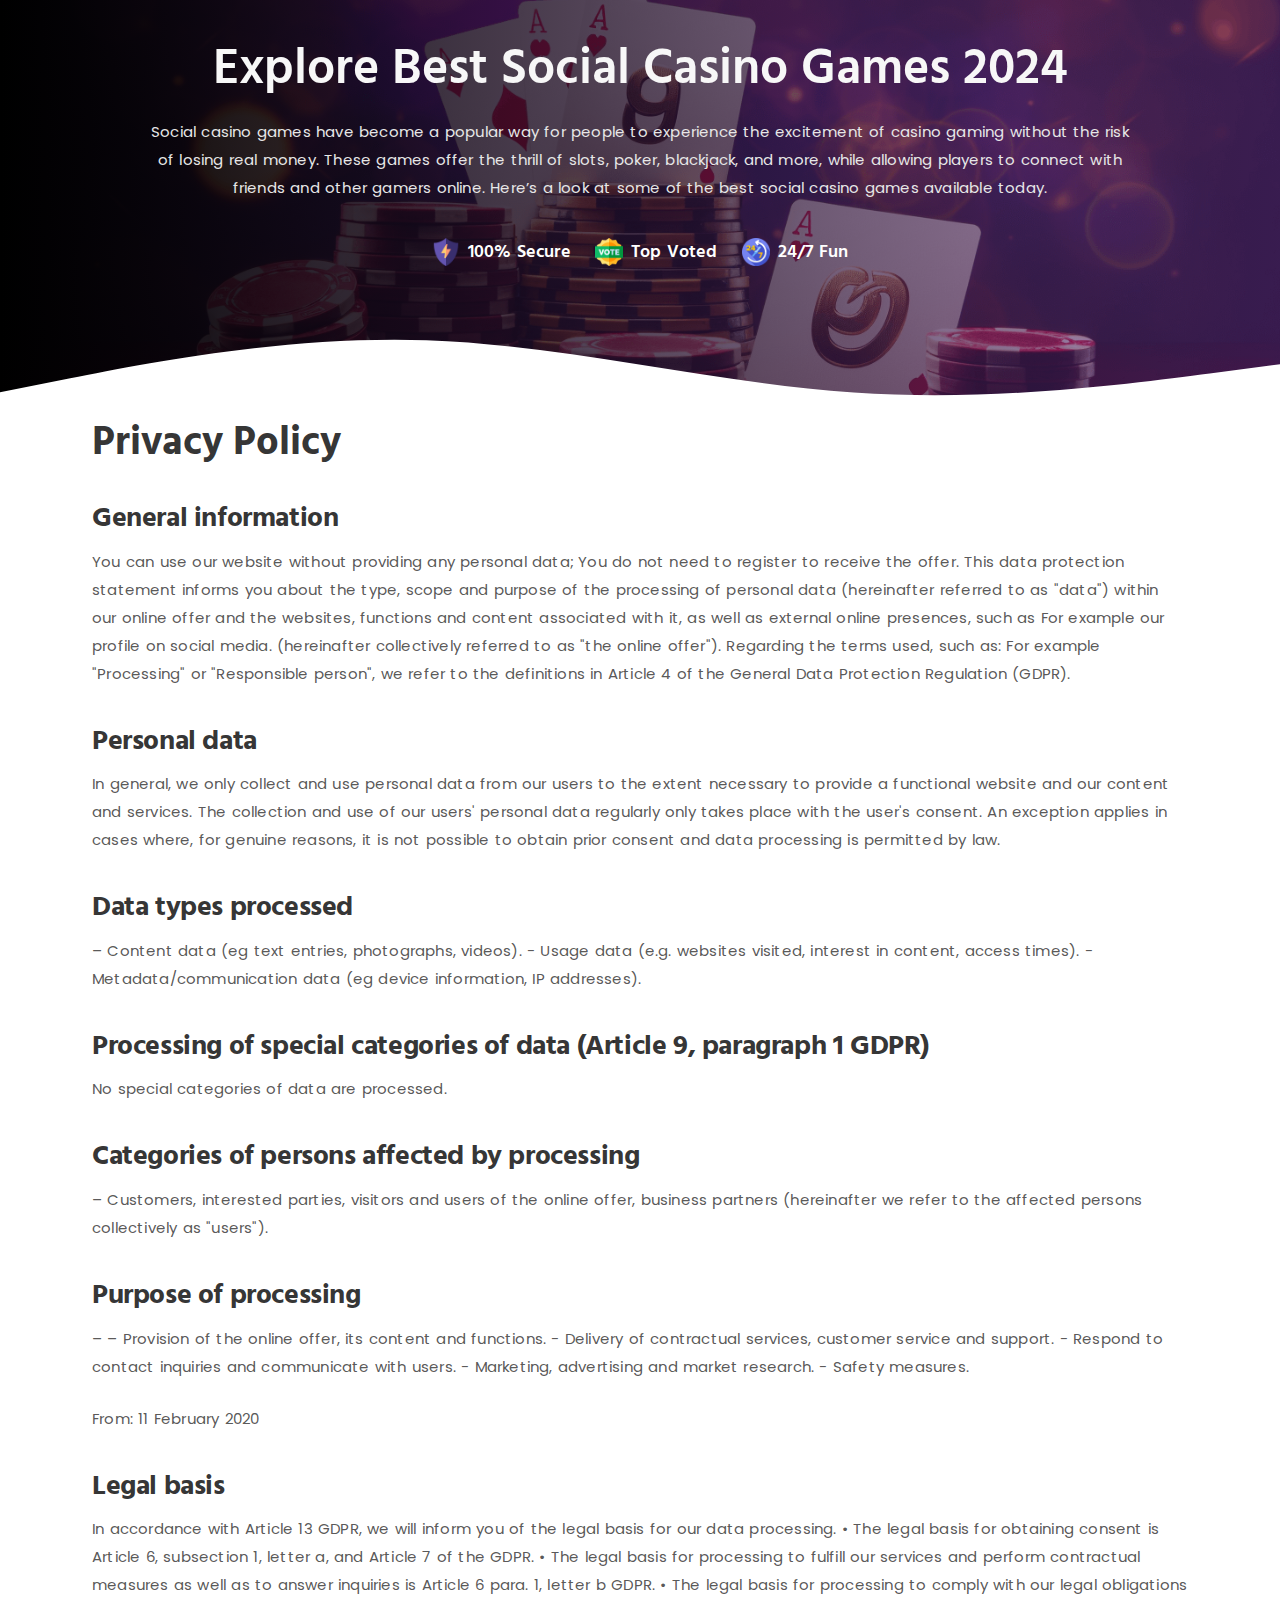
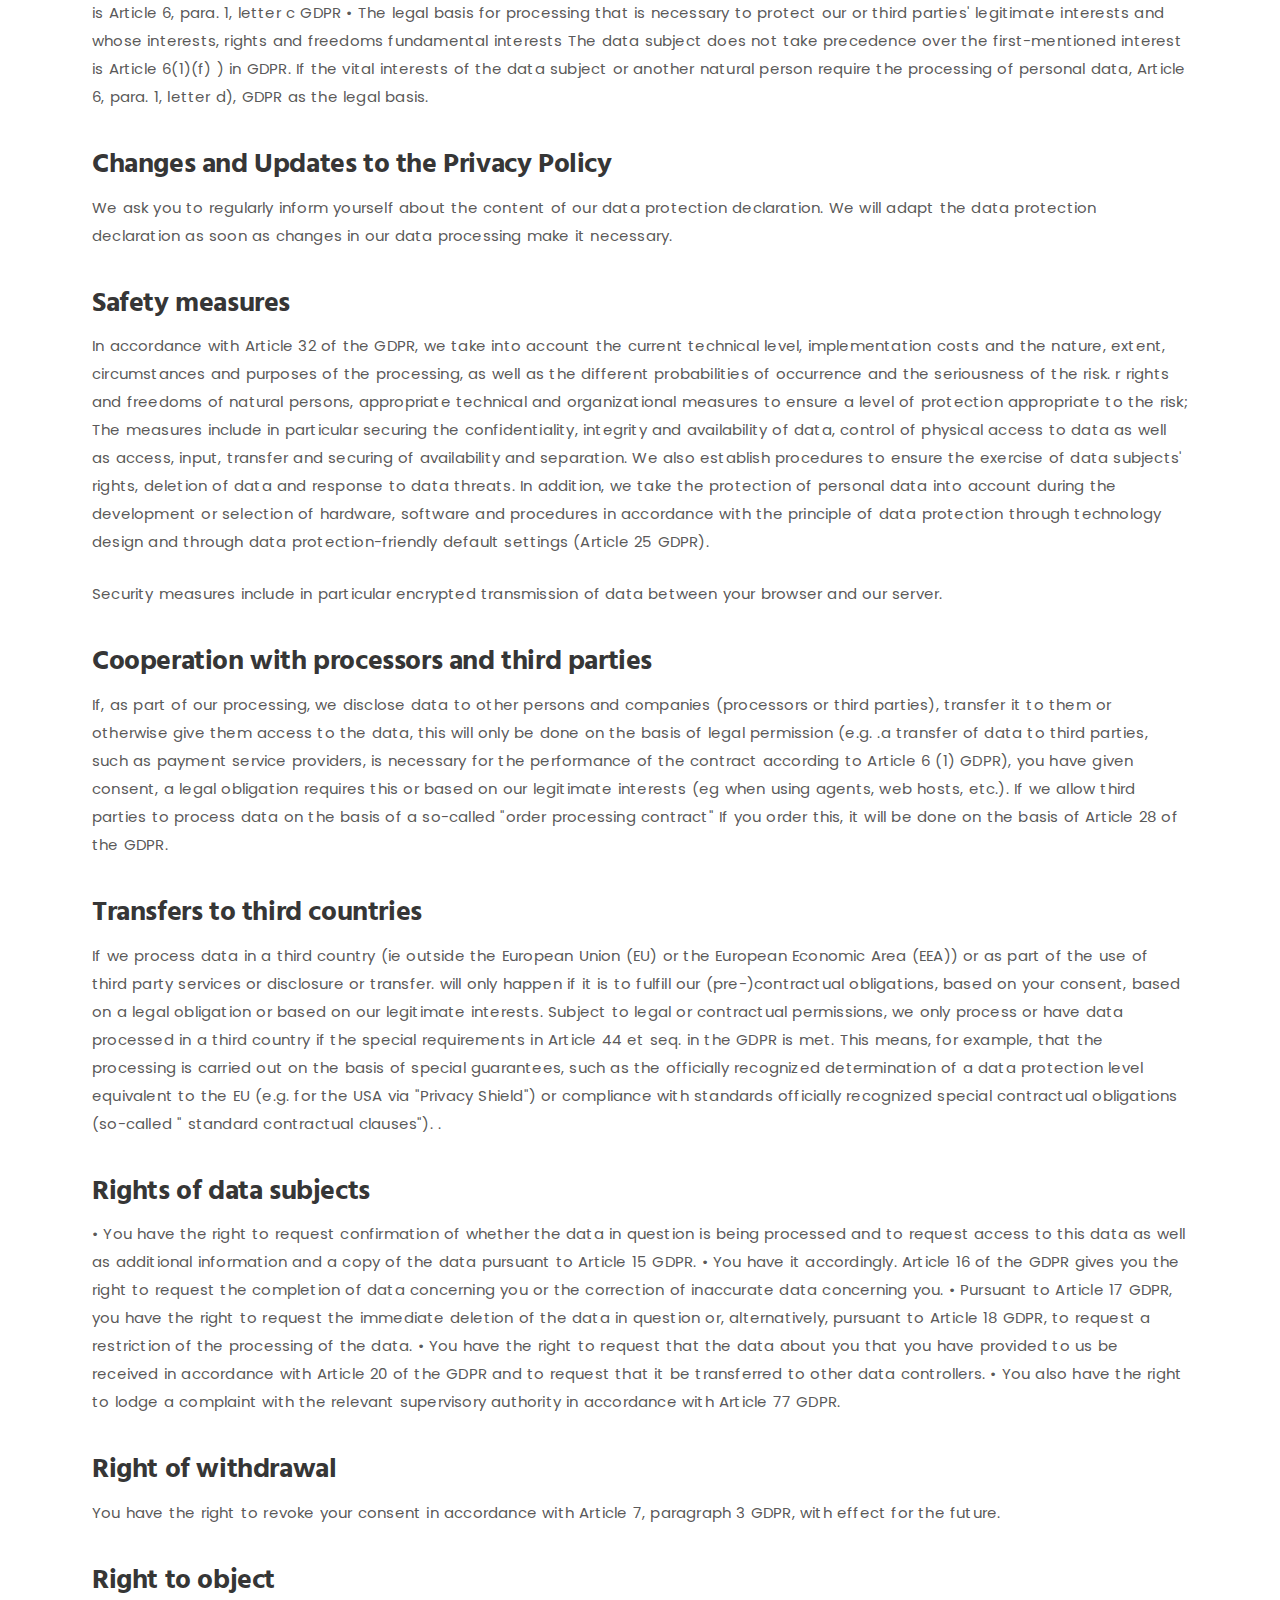
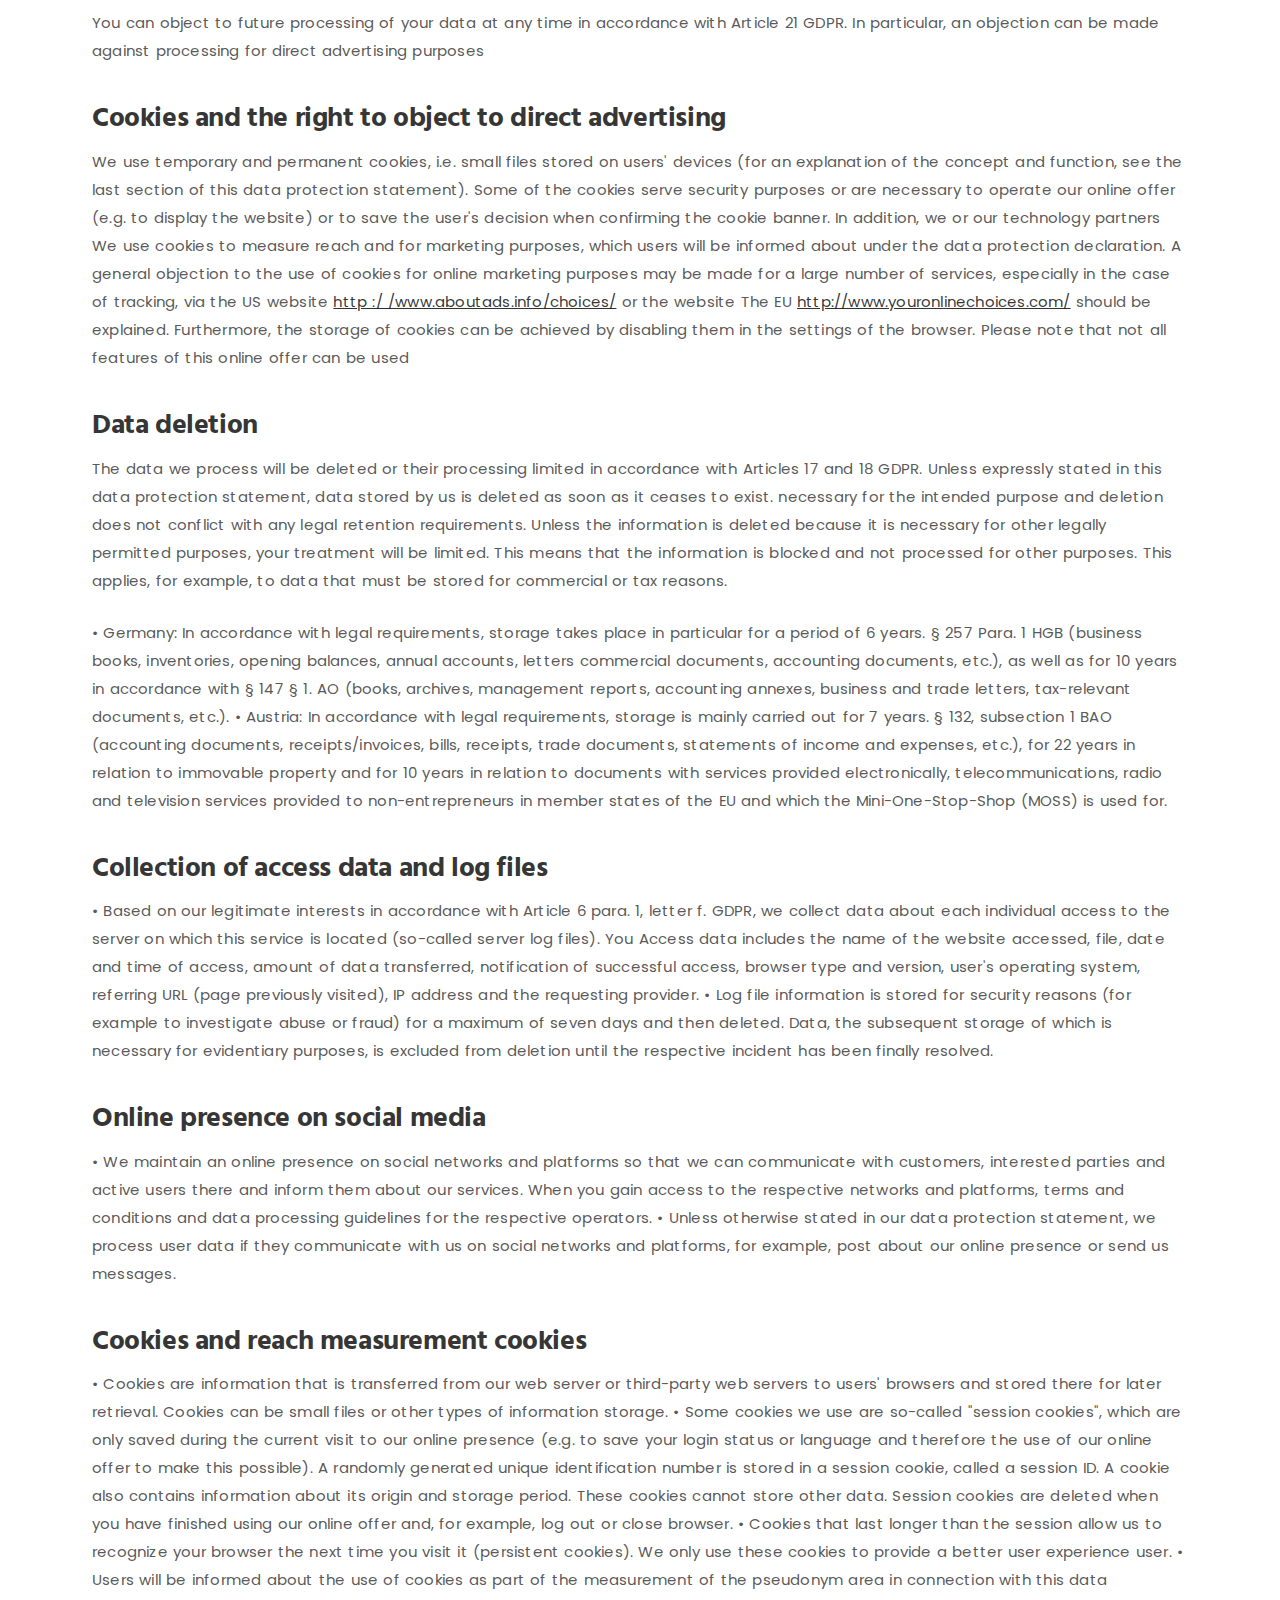
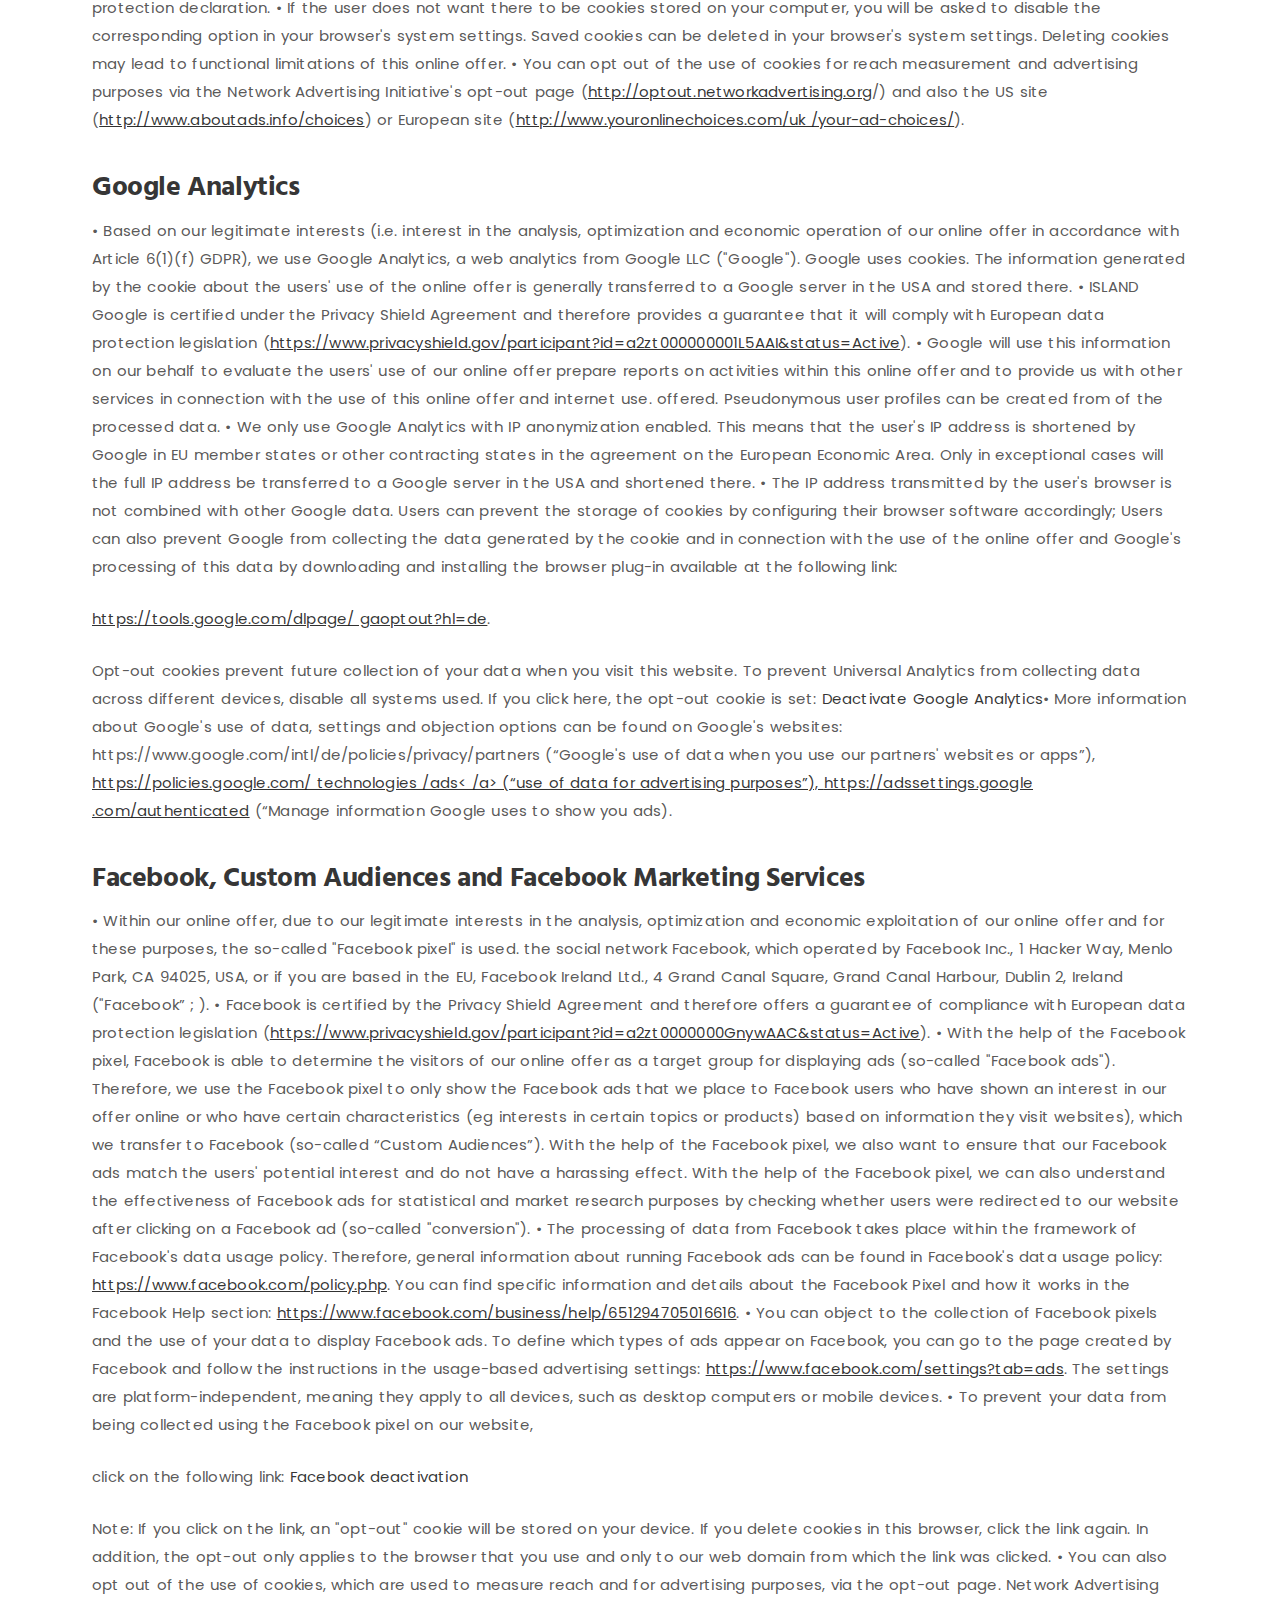
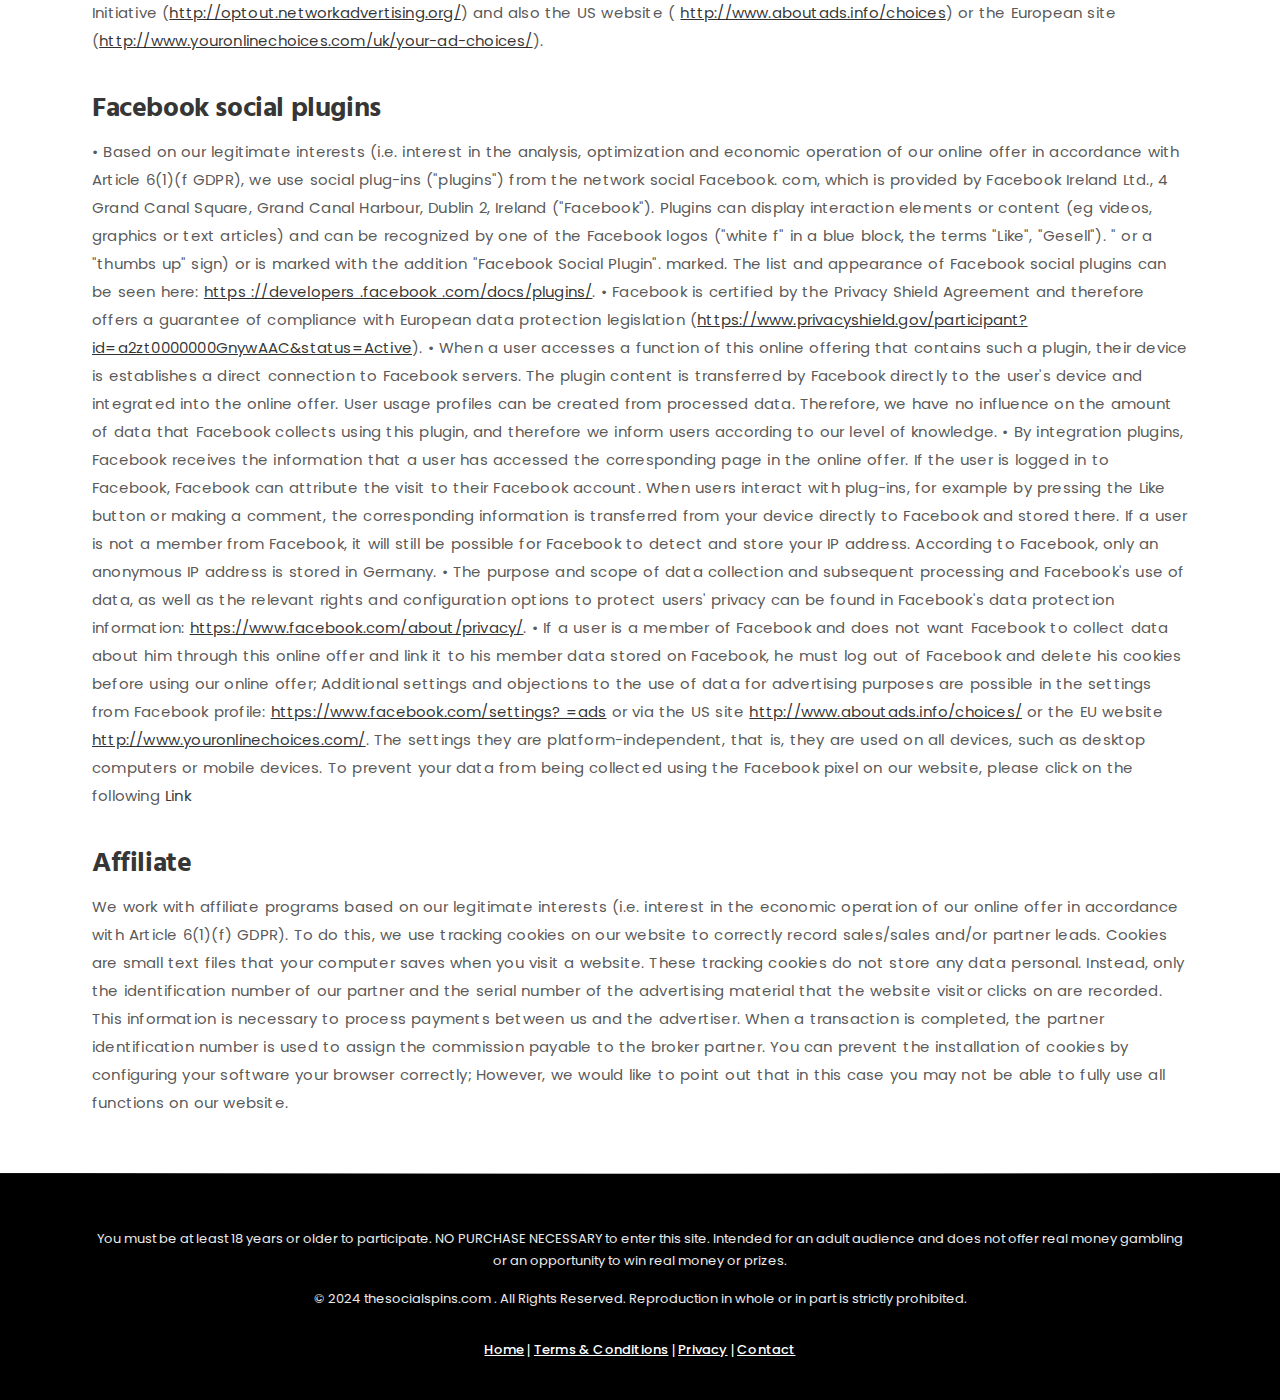
<file: privacy.html>
<!DOCTYPE html>
<html lang="en">
    <head>
        <meta charset="UTF-8">
        <meta name="viewport" content="width=device-width, initial-scale=1.0">
        <meta name="description" content="Explore Best Social Casino Games 2024. Social casino games have become a popular way for people to experience the excitement of casino gaming without the risk of losing real money. These games offer the thrill of slots, poker, blackjack, and more, while allowing players to connect with friends and other gamers online. Here’s a look at some of the best social casino games available today.">
		<meta name="keywords" content="Best Germany Casino, Germany's Top Casinos, Germany Casino booking, Germany's Casino, Booking Germany Premier Casino">

        <!-- =============== Title ============== -->
        <title>Best Social Casino Games 2024</title>
        <link rel="shortcut icon" href="images/fav-icon.png" type="image/x-icon">

        <!-- =============== Custom CSS ============= -->
        <link rel="stylesheet" href="css/style.css">
        <link rel="stylesheet" href="css/responsive.css">
        <link rel="stylesheet" href="css/bootstrap.min.css">
        
        <!-- =============== Google Fonts =================== -->
        <link rel="preconnect" href="https://fonts.googleapis.com">
        <link rel="preconnect" href="https://fonts.gstatic.com" crossorigin>
        <link href="https://fonts.googleapis.com/css2?family=Hind:wght@300;400;500;600;700&family=Poppins:ital,wght@0,100;0,200;0,300;0,400;0,500;0,600;0,700;0,800;0,900;1,100;1,200;1,300;1,400;1,500;1,600;1,700;1,800;1,900&display=swap" rel="stylesheet">
    </head>

    <body> 
        <!-- ====================== Header Section Start ===================== -->
        <div class="header bottom-curve">
            <div class="container">
                <!-- === Header Content === -->
                <div class="header-content">
                    <h1>Explore Best Social Casino Games 2024</h1>
                    <p>Social casino games have become a popular way for people to experience the excitement of casino gaming without the risk of losing real money. These games offer the thrill of slots, poker, blackjack, and more, while allowing players to connect with friends and other gamers online. Here’s a look at some of the best social casino games available today.</p>
                </div>

                <!-- === Trust Content === -->
                <div class="trust-content">
                    <div class="trust-card">
                        <div class="trust-icon">
                            <img src="images/secure.png" alt="secure photo">
                        </div>
                        <div class="trust-description">
                            <p>100% Secure</p>
                        </div>
                    </div>

                    <div class="trust-card">
                        <div class="trust-icon">
                            <img src="images/stamp.png" alt="stamp photo">
                        </div>
                        <div class="trust-description">
                            <p>Top Voted</p>
                        </div>
                    </div>

                    <div class="trust-card">
                        <div class="trust-icon">
                            <img src="images/24-7.png" alt="24-7 photo">
                        </div>
                        <div class="trust-description">
                            <p>24/7 Fun</p>
                        </div>
                    </div>
                </div>
            </div>
        </div>
        <!-- ====================== Header Section End ====================== -->



        <!-- ====================== Content Page Section Start =================== -->
        <div class="footer-cp-bg">
            <div class="container">
                <div class="footer-txt">
                    <h2>Privacy Policy</h2>
                  
                        <div class="entry-content" itemprop="text">&nbsp; &nbsp; &nbsp; &nbsp; &nbsp; &nbsp;&nbsp;
                            <div class="page-content">
                                <h5>General information</h5>
                                <p>You can use our website without providing any personal data; You do not need to register to receive the offer. This data protection statement informs you about the type, scope and purpose of the processing of personal data (hereinafter referred to as "data") within our online offer and the websites, functions and content associated with it, as well as external online presences, such as For example our profile on social media. (hereinafter collectively referred to as "the online offer"). Regarding the terms used, such as: For example "Processing" or "Responsible person", we refer to the definitions in Article 4 of the General Data Protection Regulation (GDPR).</p>


                                <h5>Personal data</h5>
                                <p>In general, we only collect and use personal data from our users to the extent necessary to provide a functional website and our content and services. The collection and use of our users' personal data regularly only takes place with the user's consent. An exception applies in cases where, for genuine reasons, it is not possible to obtain prior consent and data processing is permitted by law.</p>


                                <h5>Data types processed</h5>
                                <p>&ndash; Content data (eg text entries, photographs, videos). - Usage data (e.g. websites visited, interest in content, access times). - Metadata/communication data (eg device information, IP addresses).</p>


                                <h5>Processing of special categories of data (Article 9, paragraph 1 GDPR)</h5>
                                <p>No special categories of data are processed.</p>
                        
                        
                                <h5>Categories of persons affected by processing</h5>
                                <p>&ndash; Customers, interested parties, visitors and users of the online offer, business partners (hereinafter we refer to the affected persons collectively as "users").</p>


                                <h5>Purpose of processing</h5>
                                <p>&ndash; – Provision of the online offer, its content and functions. - Delivery of contractual services, customer service and support. - Respond to contact inquiries and communicate with users. - Marketing, advertising and market research. - Safety measures.</p>
                                <p>From: 11 February 2020</p>


                                <h5>Legal basis</h5>
                                <p>In accordance with Article 13 GDPR, we will inform you of the legal basis for our data processing. &bull; The legal basis for obtaining consent is Article 6, subsection 1, letter a, and Article 7 of the GDPR. &bull; The legal basis for processing to fulfill our services and perform contractual measures as well as to answer inquiries is Article 6 para. 1, letter b GDPR. &bull; The legal basis for processing to comply with our legal obligations is Article 6, para. 1, letter c GDPR • The legal basis for processing that is necessary to protect our or third parties' legitimate interests and whose interests, rights and freedoms fundamental interests The data subject does not take precedence over the first-mentioned interest is Article 6(1)(f) ) in GDPR. If the vital interests of the data subject or another natural person require the processing of personal data, Article 6, para. 1, letter d), GDPR as the legal basis.</p>


                                <h5>Changes and Updates to the Privacy Policy</h5>
                                <p>We ask you to regularly inform yourself about the content of our data protection declaration. We will adapt the data protection declaration as soon as changes in our data processing make it necessary.</p>
                        
                        
                                <h5>Safety measures</h5>
                                <p>In accordance with Article 32 of the GDPR, we take into account the current technical level, implementation costs and the nature, extent, circumstances and purposes of the processing, as well as the different probabilities of occurrence and the seriousness of the risk. r rights and freedoms of natural persons, appropriate technical and organizational measures to ensure a level of protection appropriate to the risk; The measures include in particular securing the confidentiality, integrity and availability of data, control of physical access to data as well as access, input, transfer and securing of availability and separation. We also establish procedures to ensure the exercise of data subjects' rights, deletion of data and response to data threats. In addition, we take the protection of personal data into account during the development or selection of hardware, software and procedures in accordance with the principle of data protection through technology design and through data protection-friendly default settings (Article 25 GDPR).
                                </p>
                                <p>Security measures include in particular encrypted transmission of data between your browser and our server.</p>


                                <h5>Cooperation with processors and third parties</h5>
                                <p>If, as part of our processing, we disclose data to other persons and companies (processors or third parties), transfer it to them or otherwise give them access to the data, this will only be done on the basis of legal permission (e.g. .a transfer of data to third parties, such as payment service providers, is necessary for the performance of the contract according to Article 6 (1) GDPR), you have given consent, a legal obligation requires this or based on our legitimate interests (eg when using agents, web hosts, etc.). If we allow third parties to process data on the basis of a so-called "order processing contract" If you order this, it will be done on the basis of Article 28 of the GDPR.</p>


                                <h5>Transfers to third countries</h5>
                                <p>If we process data in a third country (ie outside the European Union (EU) or the European Economic Area (EEA)) or as part of the use of third party services or disclosure or transfer. will only happen if it is to fulfill our (pre-)contractual obligations, based on your consent, based on a legal obligation or based on our legitimate interests. Subject to legal or contractual permissions, we only process or have data processed in a third country if the special requirements in Article 44 et seq. in the GDPR is met. This means, for example, that the processing is carried out on the basis of special guarantees, such as the officially recognized determination of a data protection level equivalent to the EU (e.g. for the USA via "Privacy Shield") or compliance with standards officially recognized special contractual obligations (so-called " standard contractual clauses"). .
                                </p>


                                <h5>Rights of data subjects</h5>
                                <p>&bull; You have the right to request confirmation of whether the data in question is being processed and to request access to this data as well as additional information and a copy of the data pursuant to Article 15 GDPR. &bull; You have it accordingly. Article 16 of the GDPR gives you the right to request the completion of data concerning you or the correction of inaccurate data concerning you. &bull; Pursuant to Article 17 GDPR, you have the right to request the immediate deletion of the data in question or, alternatively, pursuant to Article 18 GDPR, to request a restriction of the processing of the data. &bull; You have the right to request that the data about you that you have provided to us be received in accordance with Article 20 of the GDPR and to request that it be transferred to other data controllers. &bull; You also have the right to lodge a complaint with the relevant supervisory authority in accordance with Article 77 GDPR.</p>


                                <h5>Right of withdrawal</h5>
                                <p>You have the right to revoke your consent in accordance with Article 7, paragraph 3 GDPR, with effect for the future.</p>
                    
                    
                                <h5>Right to object</h5>
                                <p>You can object to future processing of your data at any time in accordance with Article 21 GDPR. In particular, an objection can be made against processing for direct advertising purposes</p>


                                <h5>Cookies and the right to object to direct advertising</h5>
                                <p>We use temporary and permanent cookies, i.e. small files stored on users' devices (for an explanation of the concept and function, see the last section of this data protection statement). Some of the cookies
                                serve security purposes or are necessary to operate our online offer (e.g. to display the website) or to save the user's decision when confirming the cookie banner. In addition, we or our technology partners
                                We use cookies to measure reach and for marketing purposes, which users will be informed about under the data protection declaration. A general objection to the use of cookies for online marketing purposes may be
                                made for a large number of services, especially in the case of tracking, via the US website <a href="http://www.aboutads.info/ choices /" target="_blank" rel="noopener nofollow">http :/ /www.aboutads.info/choices/</a> or the website
                                The EU <a href="http://www.youronlinechoices.com /" target="_blank" rel="noopener nofollow">http://www.youronlinechoices.com/</a> should be explained. Furthermore, the storage of cookies can be achieved by disabling them in the settings
                                of the browser. Please note that not all features of this online offer can be used
                                </p>


                                <h5>Data deletion</h5>
                                <p>The data we process will be deleted or their processing limited in accordance with Articles 17 and 18 GDPR. Unless expressly stated in this data protection statement, data stored by us is deleted as soon as it ceases to exist.
                                necessary for the intended purpose and deletion does not conflict with any legal retention requirements. Unless the information is deleted because it is necessary for other legally permitted purposes,
                                your treatment will be limited. This means that the information is blocked and not processed for other purposes. This applies, for example, to data that must be stored for commercial or tax reasons.
                                </p>
                                <p>&bull; Germany: In accordance with legal requirements, storage takes place in particular for a period of 6 years. &sect; 257 Para. 1 HGB (business books, inventories, opening balances, annual accounts, letters
                                commercial documents, accounting documents, etc.), as well as for 10 years in accordance with &sect; 147 § 1. AO (books, archives, management reports, accounting annexes, business and trade letters, tax-relevant documents, etc.).
                                &bull; Austria: In accordance with legal requirements, storage is mainly carried out for 7 years. &sect; 132, subsection 1 BAO (accounting documents, receipts/invoices, bills, receipts, trade documents, statements of
                                income and expenses, etc.), for 22 years in relation to immovable property and for 10 years in relation to documents with services provided electronically, telecommunications, radio and television services provided to non-entrepreneurs in member states
                                of the EU and which the Mini-One-Stop-Shop (MOSS) is used for.</p>
                                
                                
                                <h5>Collection of access data and log files</h5>
                                <p>&bull; Based on our legitimate interests in accordance with Article 6 para. 1, letter f. GDPR, we collect data about each individual access to the server on which this service is located (so-called server log files). You
                                Access data includes the name of the website accessed, file, date and time of access, amount of data transferred, notification of successful access, browser type and version, user's operating system, referring URL (page
                                previously visited), IP address and the requesting provider. &bull; Log file information is stored for security reasons (for example to investigate abuse or fraud) for a maximum of seven days and then deleted.
                                Data, the subsequent storage of which is necessary for evidentiary purposes, is excluded from deletion until the respective incident has been finally resolved.
                                </p>
                                
                                
                                <h5>Online presence on social media</h5>
                                <p>&bull; We maintain an online presence on social networks and platforms so that we can communicate with customers, interested parties and active users there and inform them about our services. When you gain access to the respective networks and platforms,
                                terms and conditions and data processing guidelines for the respective operators. &bull; Unless otherwise stated in our data protection statement, we process user data if they communicate with us on
                                social networks and platforms, for example, post about our online presence or send us messages.</p>
                    
                    
                                <h5>Cookies and reach measurement cookies</h5>
                                <p>&bull; Cookies are information that is transferred from our web server or third-party web servers to users' browsers and stored there for later retrieval. Cookies can be small files or other types
                                of information storage. &bull; Some cookies we use are so-called "session cookies", which are only saved during the current visit to our online presence (e.g. to save your login status or
                                language and therefore the use of our online offer to make this possible). A randomly generated unique identification number is stored in a session cookie, called a session ID. A cookie also contains
                                information about its origin and storage period. These cookies cannot store other data. Session cookies are deleted when you have finished using our online offer and, for example, log out or close
                                browser. &bull; Cookies that last longer than the session allow us to recognize your browser the next time you visit it (persistent cookies). We only use these cookies to provide a better user experience
                                user. &bull; Users will be informed about the use of cookies as part of the measurement of the pseudonym area in connection with this data protection declaration. &bull; If the user does not want there to be cookies
                                stored on your computer, you will be asked to disable the corresponding option in your browser's system settings. Saved cookies can be deleted in your browser's system settings. Deleting cookies may
                                lead to functional limitations of this online offer. &bull; You can opt out of the use of cookies for reach measurement and advertising purposes via the Network Advertising Initiative's opt-out page (<a href="http://optout.networkadvertising.org/"
                                target="_blank" rel="noopener nofollow ">http://optout.networkadvertising.org</a>/) and also the US site (<a href="http://www.aboutads.info/choices " target="_blank" rel="noopener nofollow">http://www.aboutads.info/choices</a>) or
                                European site (<a href="http://www.youronlinechoices.com/uk/your-ad-choices/" target="_blank " rel="noopener nofollow">http://www.youronlinechoices.com/uk /your-ad-choices/</a>).

                                </p>


                                <h5>Google Analytics</h5>
                                <p>&bull; Based on our legitimate interests (i.e. interest in the analysis, optimization and economic operation of our online offer in accordance with Article 6(1)(f) GDPR), we use Google Analytics, a
                                web analytics from Google LLC ("Google"). Google uses cookies. The information generated by the cookie about the users' use of the online offer is generally transferred to a Google server in the USA and stored there. &bull; ISLAND
                                Google is certified under the Privacy Shield Agreement and therefore provides a guarantee that it will comply with European data protection legislation (<a href="https://www.privacyshield.gov/participant?id=a2zt000000001L5AAI&status=Active" target= " _blank "
                                rel="noopener nofollow">https://www.privacyshield.gov/participant?id=a2zt000000001L5AAI&amp;status=Active</a>). &bull; Google will use this information on our behalf to evaluate the users' use of our online offer
                                prepare reports on activities within this online offer and to provide us with other services in connection with the use of this online offer and internet use. offered. Pseudonymous user profiles can be created from
                                of the processed data. &bull; We only use Google Analytics with IP anonymization enabled. This means that the user's IP address is shortened by Google in EU member states or other contracting states
                                in the agreement on the European Economic Area. Only in exceptional cases will the full IP address be transferred to a Google server in the USA and shortened there. &bull; The IP address transmitted by the user's browser is not
                                combined with other Google data. Users can prevent the storage of cookies by configuring their browser software accordingly; Users can also prevent Google from collecting the data generated by the cookie
                                and in connection with the use of the online offer and Google's processing of this data by downloading and installing the browser plug-in available at the following link:
                                </p>
                                
                                <p><a href="https://tools.google.com/dlpage/gaoptout?hl=de" target="_blank" rel="noopener nofollow">https://tools.google.com/dlpage/ gaoptout?hl=de</a>.</p>


                                <p>Opt-out cookies prevent future collection of your data when you visit this website. To prevent Universal Analytics from collecting data across different devices, disable all systems used. If you click here, the opt-out cookie is set: <a>Deactivate Google Analytics</a>&bull; More information about Google's use of data, settings and objection options can be found on Google's websites: https://www.google.com/intl/de/policies/privacy/partners (&ldquo;Google's use of data when you use our partners' websites or apps&rdquo;), <a href="https://policies.google.com/technologies/ads" target="_blank" rel="noopener nofollow" > https://policies.google.com/ technologies /ads< /a> (&ldquo;use of data for advertising purposes&rdquo;), <a href="https://adssettings.google.com/authenticated" target=" _blank " rel="noopener nofollow">https://adssettings.google .com/authenticated</a> (&ldquo;Manage information Google uses to show you ads).</p>
                    
                    
                                <h5>Facebook, Custom Audiences and Facebook Marketing Services</h5>
                                <p>&bull; Within our online offer, due to our legitimate interests in the analysis, optimization and economic exploitation of our online offer and for these purposes, the so-called "Facebook pixel" is used. the social network Facebook, which
                                operated by Facebook Inc., 1 Hacker Way, Menlo Park, CA 94025, USA, or if you are based in the EU, Facebook Ireland Ltd., 4 Grand Canal Square, Grand Canal Harbour, Dublin 2, Ireland ("Facebook&rdquo; ; ). &bull; Facebook
                                is certified by the Privacy Shield Agreement and therefore offers a guarantee of compliance with European data protection legislation (<a href="https://www.privacyshield.gov/participant?id=a2zt0000000GnywAAC&status=Active" target=" _blank "
                                rel="noopener nofollow">https://www.privacyshield.gov/participant?id=a2zt0000000GnywAAC&amp;status=Active</a>). &bull; With the help of the Facebook pixel, Facebook is able to determine the visitors of our online offer as a target group
                                for displaying ads (so-called "Facebook ads"). Therefore, we use the Facebook pixel to only show the Facebook ads that we place to Facebook users who have shown an interest in our offer
                                online or who have certain characteristics (eg interests in certain topics or products) based on information they visit websites), which we transfer to Facebook (so-called &ldquo;Custom Audiences&rdquo;).
                                With the help of the Facebook pixel, we also want to ensure that our Facebook ads match the users' potential interest and do not have a harassing effect. With the help of the Facebook pixel, we can also understand
                                the effectiveness of Facebook ads for statistical and market research purposes by checking whether users were redirected to our website after clicking on a Facebook ad (so-called "conversion"). &bull; The processing
                                of data from Facebook takes place within the framework of Facebook's data usage policy. Therefore, general information about running Facebook ads can be found in Facebook's data usage policy: <a href="https://www.facebook.com/policy.php"
                                target="_blank" rel="noopener nofollow"> https://www.facebook.com/policy.php</a>. You can find specific information and details about the Facebook Pixel and how it works in the Facebook Help section: <a href="https://www.facebook.com/business/help/651294705016616"
                                target="_blank" rel=" noopener nofollow">https://www.facebook.com/business/help/651294705016616</a>. &bull; You can object to the collection of Facebook pixels and the use of your data to display Facebook ads. To define which
                                types of ads appear on Facebook, you can go to the page created by Facebook and follow the instructions in the usage-based advertising settings: <a href="https://www.facebook.com/settings?tab=ads " target ="_blank"
                                rel="noopener nofollow">https://www.facebook.com/settings?tab=ads</a>. The settings are platform-independent, meaning they apply to all devices, such as desktop computers or mobile devices. &bull; To
                                prevent your data from being collected using the Facebook pixel on our website,</p>
                    
                    
                                <p>click on the following link: <a>Facebook deactivation</a></p>
                                <p>Note: If you click on the link, an "opt-out" cookie will be stored on your device. If you delete cookies in this browser, click the link again. In addition, the opt-out only applies to the browser that
                                you use and only to our web domain from which the link was clicked. &bull; You can also opt out of the use of cookies, which are used to measure reach and for advertising purposes, via the opt-out page.
                                Network Advertising Initiative (<a href="http://optout.networkadvertising.org/" target="_blank" rel="noopener nofollow">http://optout.networkadvertising.org/</a>) and also the US website ( <a href="http://www.aboutads.info/choices"
                                target="_blank" rel="noopener nofollow">http://www.aboutads.info/choices</a>) or the European site (<a href="http://www.youronlinechoices.com/uk/ your-ad-choices/" target="_blank" rel="noopener nofollow">http://www.youronlinechoices.com/uk/your-ad-choices/</a>).
                                </p>
                                                    
                                                    
                                <h5>Facebook social plugins</h5>
                                <p>&bull; Based on our legitimate interests (i.e. interest in the analysis, optimization and economic operation of our online offer in accordance with Article 6(1)(f GDPR), we use social plug-ins ("plugins") from the network
                                social Facebook. com, which is provided by Facebook Ireland Ltd., 4 Grand Canal Square, Grand Canal Harbour, Dublin 2, Ireland ("Facebook"). Plugins can display interaction elements or content (eg videos, graphics
                                or text articles) and can be recognized by one of the Facebook logos ("white f" in a blue block, the terms "Like", "Gesell"). " or a "thumbs up" sign) or is marked with the addition "Facebook Social Plugin".
                                marked. The list and appearance of Facebook social plugins can be seen here: <a href="https://developers.facebook.com/docs/plugins/" target="_blank" rel="noopener nofollow">https ://developers .facebook .com/docs/plugins/</a>.
                                &bull; Facebook is certified by the Privacy Shield Agreement and therefore offers a guarantee of compliance with European data protection legislation (<a href="https://www.privacyshield.gov/participant?id=a2zt0000000GnywAAC&status=Active"
                                target="_blank " rel="noopener nofollow">https://www.privacyshield.gov/participant?id=a2zt0000000GnywAAC&amp;status=Active</a>). &bull; When a user accesses a function of this online offering that contains such a plugin, their device is
                                establishes a direct connection to Facebook servers. The plugin content is transferred by Facebook directly to the user's device and integrated into the online offer. User usage profiles can be created from
                                processed data. Therefore, we have no influence on the amount of data that Facebook collects using this plugin, and therefore we inform users according to our level of knowledge. &bull; By integration
                                plugins, Facebook receives the information that a user has accessed the corresponding page in the online offer. If the user is logged in to Facebook, Facebook can attribute the visit to their Facebook account. When users
                                interact with plug-ins, for example by pressing the Like button or making a comment, the corresponding information is transferred from your device directly to Facebook and stored there. If a user is not a member
                                from Facebook, it will still be possible for Facebook to detect and store your IP address. According to Facebook, only an anonymous IP address is stored in Germany. &bull; The purpose and scope of data collection and subsequent processing
                                and Facebook's use of data, as well as the relevant rights and configuration options to protect users' privacy can be found in Facebook's data protection information: <a href="https :/ /www.facebook.com/about /privacy/"
                                target="_blank" rel="noopener nofollow">https://www.facebook.com/about/privacy/</a>. &bull; If a user is a member of Facebook and does not want Facebook to collect data about him through this online offer and link it to his
                                member data stored on Facebook, he must log out of Facebook and delete his cookies before using our online offer; Additional settings and objections to the use of data for advertising purposes are possible in the settings
                                from Facebook profile: <a href="https://www.facebook.com/settings?tab=ads" target="_blank " rel="noopener nofollow">https://www.facebook.com/settings? =ads</a> or via the US site <a href="http://www.aboutads.info /choices/"
                                target="_blank" rel="noopener nofollow">http://www.aboutads.info/choices/</a> or the EU website <a href="http://www.youronlinechoices.com/" target = "_blank" rel="noopener nofollow">http://www.youronlinechoices.com/</a>. The settings
                                they are platform-independent, that is, they are used on all devices, such as desktop computers or mobile devices. To prevent your data from being collected using the Facebook pixel on our website, please click on the following
                                <a>Link</a>
                                </p>
                                                    
                                                    
                                <h5>Affiliate</h5>
                                <p>We work with affiliate programs based on our legitimate interests (i.e. interest in the economic operation of our online offer in accordance with Article 6(1)(f) GDPR). To do this, we use tracking cookies
                                on our website to correctly record sales/sales and/or partner leads. Cookies are small text files that your computer saves when you visit a website. These tracking cookies do not store any data
                                personal. Instead, only the identification number of our partner and the serial number of the advertising material that the website visitor clicks on are recorded. This information is necessary to process payments between
                                us and the advertiser. When a transaction is completed, the partner identification number is used to assign the commission payable to the broker partner. You can prevent the installation of cookies by configuring your software
                                your browser correctly; However, we would like to point out that in this case you may not be able to fully use all functions on our website.</p>
                            </div>&nbsp; &nbsp; &nbsp; &nbsp;&nbsp;
                        </div>

                    </div>   
                </div> 
            </div>
        </div>
        <!-- ====================== Content Page Section End =================== -->


        
        <!-- =========================== Footer Start ======================== -->
        <div class="footer pb-4">
            <div class="container pt-4">
                
                <p class="footer-p-note">You must be at least 18 years or older to participate. NO PURCHASE NECESSARY to enter this site.  Intended for an adult audience and does not offer real money gambling or an opportunity to win real money or prizes.</p>
                <p class="footer-p-note">© 2024 thesocialspins.com . All Rights Reserved. Reproduction in whole or in part is strictly prohibited.</p>
            </div>

            <div class="container text-center">
                <p class="footer-copyright">
                    <a href="index.html">Home</a> | <a href="terms.html">Terms & Conditions</a> | <a href="privacy.html">Privacy</a> | <a href="/kontakt/index.php">Contact</a>
                </p>
            </div>
        </div>
        <!-- =========================== Footer End =========================== -->

        <script src="js/bootstrap.min.js.download"></script>
    </body>
</html>
</file>
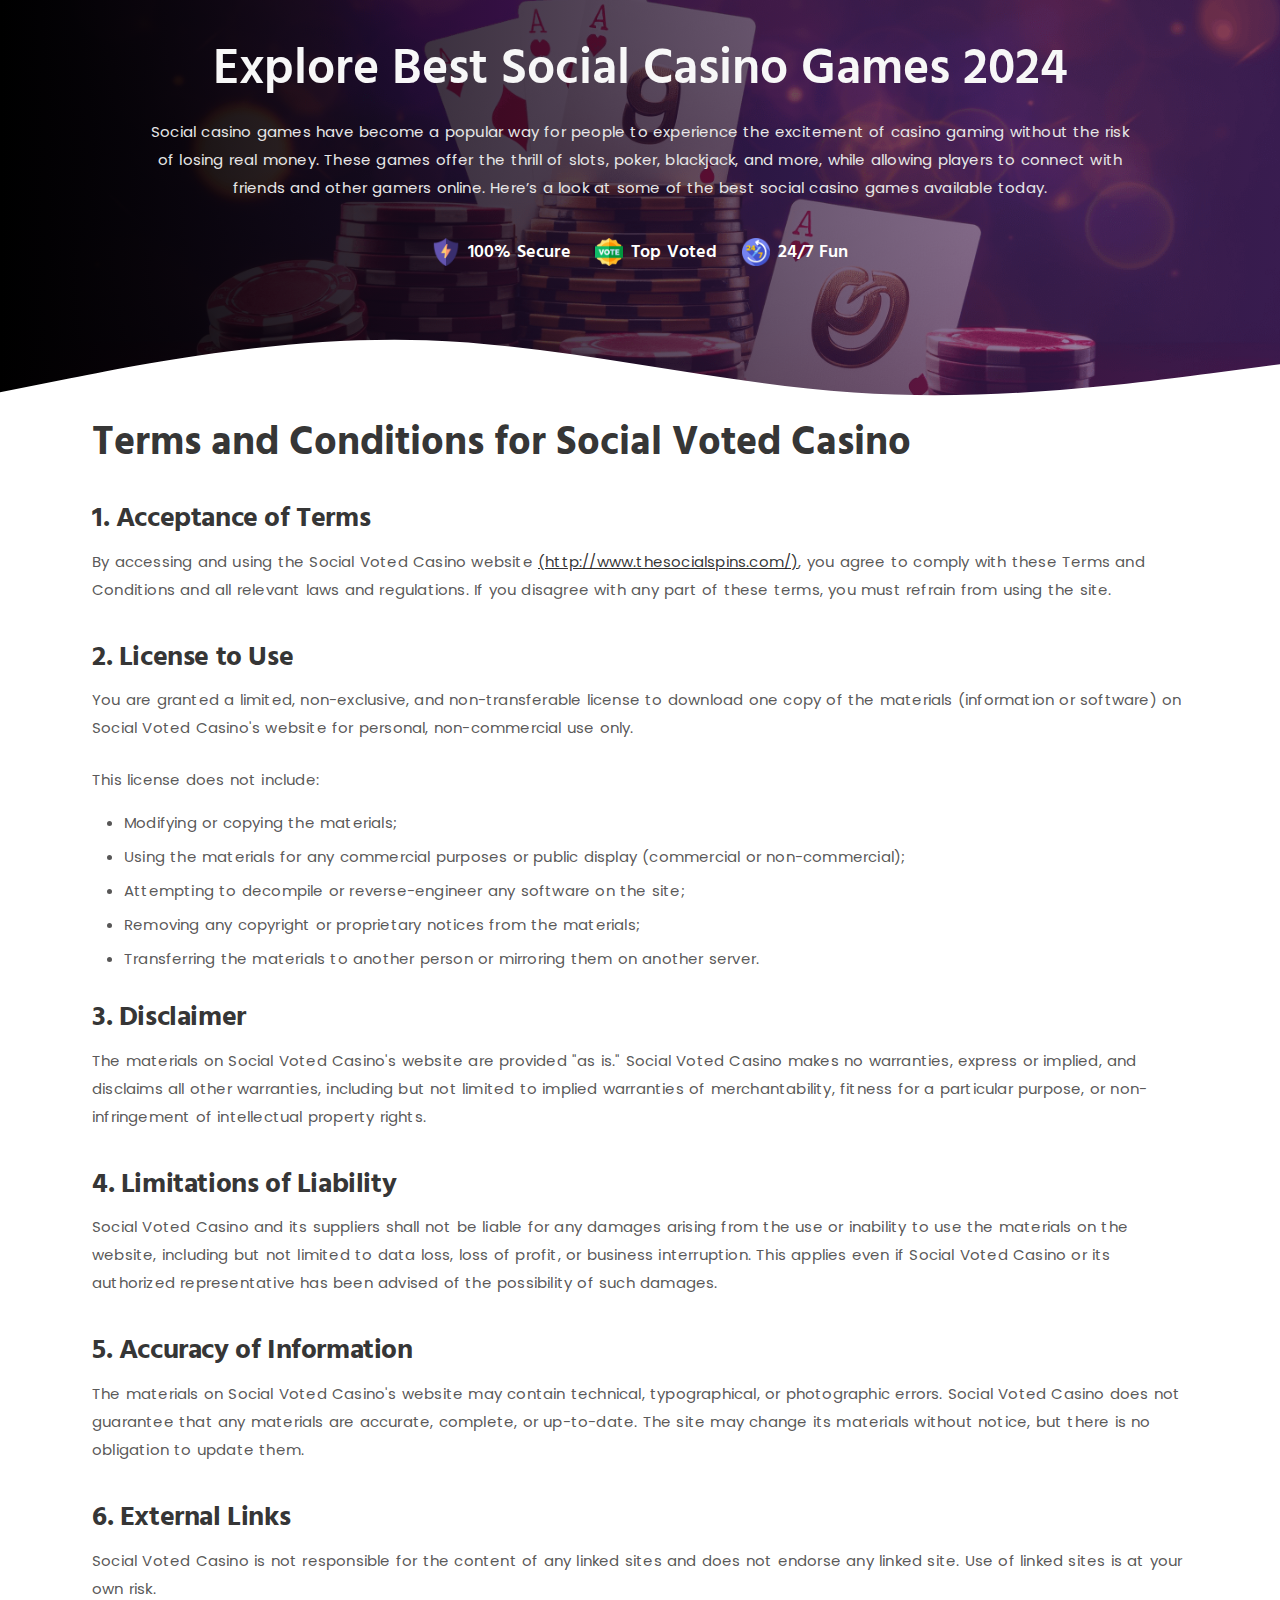
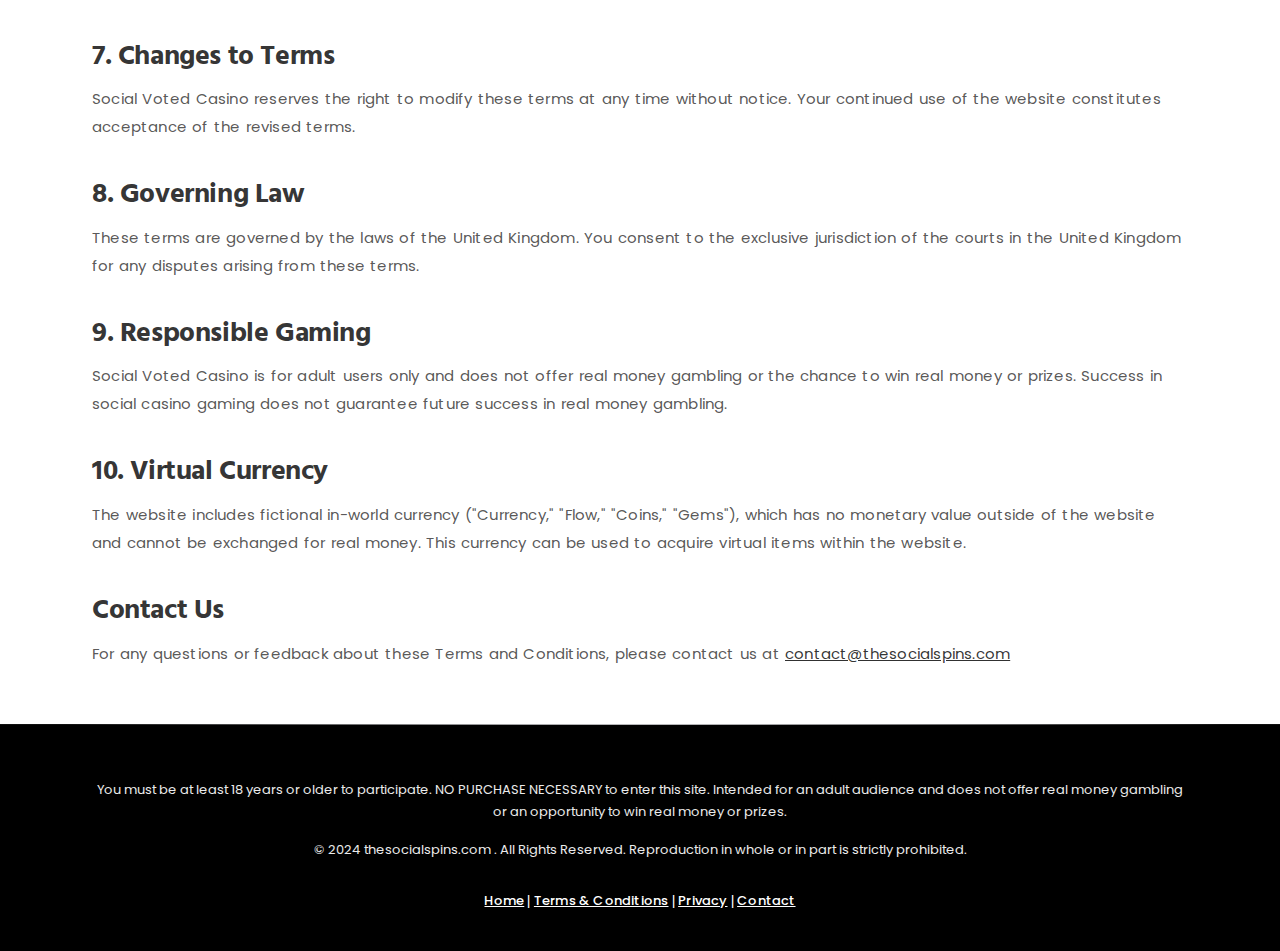
<file: terms.html>
<!DOCTYPE html>
<html lang="en">
    <head>
        <meta charset="UTF-8">
        <meta name="viewport" content="width=device-width, initial-scale=1.0">
        <meta name="description" content="Explore Best Social Casino Games 2024. Social casino games have become a popular way for people to experience the excitement of casino gaming without the risk of losing real money. These games offer the thrill of slots, poker, blackjack, and more, while allowing players to connect with friends and other gamers online. Here’s a look at some of the best social casino games available today.">
		<meta name="keywords" content="Best Germany Casino, Germany's Top Casinos, Germany Casino booking, Germany's Casino, Booking Germany Premier Casino">

        <!-- =============== Title ============== -->
        <title>Best Social Casino Games 2024</title>
        <link rel="shortcut icon" href="images/fav-icon.png" type="image/x-icon">

        <!-- =============== Custom CSS ============= -->
        <link rel="stylesheet" href="css/style.css">
        <link rel="stylesheet" href="css/responsive.css">
        <link rel="stylesheet" href="css/bootstrap.min.css">
        
        <!-- =============== Google Fonts =================== -->
        <link rel="preconnect" href="https://fonts.googleapis.com">
        <link rel="preconnect" href="https://fonts.gstatic.com" crossorigin>
        <link href="https://fonts.googleapis.com/css2?family=Hind:wght@300;400;500;600;700&family=Poppins:ital,wght@0,100;0,200;0,300;0,400;0,500;0,600;0,700;0,800;0,900;1,100;1,200;1,300;1,400;1,500;1,600;1,700;1,800;1,900&display=swap" rel="stylesheet">
    </head>

    <body> 
        <!-- ====================== Header Section Start ===================== -->
        <div class="header bottom-curve">
            <div class="container">
                <!-- === Header Content === -->
                <div class="header-content">
                    <h1>Explore Best Social Casino Games 2024</h1>
                    <p>Social casino games have become a popular way for people to experience the excitement of casino gaming without the risk of losing real money. These games offer the thrill of slots, poker, blackjack, and more, while allowing players to connect with friends and other gamers online. Here’s a look at some of the best social casino games available today.</p>
                </div>

                <!-- === Trust Content === -->
                <div class="trust-content">
                    <div class="trust-card">
                        <div class="trust-icon">
                            <img src="images/secure.png" alt="secure photo">
                        </div>
                        <div class="trust-description">
                            <p>100% Secure</p>
                        </div>
                    </div>

                    <div class="trust-card">
                        <div class="trust-icon">
                            <img src="images/stamp.png" alt="stamp photo">
                        </div>
                        <div class="trust-description">
                            <p>Top Voted</p>
                        </div>
                    </div>

                    <div class="trust-card">
                        <div class="trust-icon">
                            <img src="images/24-7.png" alt="24-7 photo">
                        </div>
                        <div class="trust-description">
                            <p>24/7 Fun</p>
                        </div>
                    </div>
                </div>
            </div>
        </div>
        <!-- ====================== Header Section End ====================== -->



        <!-- ====================== Content Page Section Start =================== -->
        <div class="footer-cp-bg">
            <div class="container">
                <div class="footer-txt">
                    <h2>Terms and Conditions for Social Voted Casino</h2>
          
                    <div class="entry-content" itemprop="text">&nbsp; &nbsp; &nbsp; &nbsp; &nbsp; &nbsp;&nbsp;  
                        <div class="page-content">
                            <h5>1. Acceptance of Terms</h5>
                            <p>By accessing and using the Social Voted Casino website <a href="http://www.thesocialspins.com/">(http://www.thesocialspins.com/)</a>, you agree to comply with these Terms and Conditions and all relevant laws and regulations. If you disagree with any part of these terms, you must refrain from using the site.</p>

                            <h5>2. License to Use</h5>
                            <p>You are granted a limited, non-exclusive, and non-transferable license to download one copy of the materials (information or software) on Social Voted Casino's website for personal, non-commercial use only.</p>
                            <p>This license does not include:</p>

                            <ul>
                                <li>Modifying or copying the materials;</li>
                                <li>Using the materials for any commercial purposes or public display (commercial or non-commercial);</li>
                                <li>Attempting to decompile or reverse-engineer any software on the site;</li>
                                <li>Removing any copyright or proprietary notices from the materials;</li>
                                <li>Transferring the materials to another person or mirroring them on another server.</li>
                            </ul>

                            <h5>3. Disclaimer</h5>
                            <p>The materials on Social Voted Casino's website are provided "as is." Social Voted Casino makes no warranties, express or implied, and disclaims all other warranties, including but not limited to implied warranties of merchantability, fitness for a particular purpose, or non-infringement of intellectual property rights.</p>

                            <h5>4. Limitations of Liability</h5>
                            <p>Social Voted Casino and its suppliers shall not be liable for any damages arising from the use or inability to use the materials on the website, including but not limited to data loss, loss of profit, or business interruption. This applies even if Social Voted Casino or its authorized representative has been advised of the possibility of such damages.</p>

                            <h5>5. Accuracy of Information</h5>
                            <p>The materials on Social Voted Casino's website may contain technical, typographical, or photographic errors. Social Voted Casino does not guarantee that any materials are accurate, complete, or up-to-date. The site may change its materials without notice, but there is no obligation to update them.</p>

                            <h5>6. External Links</h5>
                            <p>Social Voted Casino is not responsible for the content of any linked sites and does not endorse any linked site. Use of linked sites is at your own risk.</p>

                            <h5>7. Changes to Terms</h5>
                            <p>Social Voted Casino reserves the right to modify these terms at any time without notice. Your continued use of the website constitutes acceptance of the revised terms.</p>

                            <h5>8. Governing Law</h5>
                            <p>These terms are governed by the laws of the United Kingdom. You consent to the exclusive jurisdiction of the courts in the United Kingdom for any disputes arising from these terms.</p>

                            <h5>9. Responsible Gaming</h5>
                            <p>Social Voted Casino is for adult users only and does not offer real money gambling or the chance to win real money or prizes. Success in social casino gaming does not guarantee future success in real money gambling.</p>

                            <h5>10. Virtual Currency</h5>
                            <p>The website includes fictional in-world currency ("Currency," "Flow," "Coins," "Gems"), which has no monetary value outside of the website and cannot be exchanged for real money. This currency can be used to acquire virtual items within the website.</p>

                            <h5>Contact Us</h5>
                            <p>For any questions or feedback about these Terms and Conditions, please contact us at <a href="mailto:contact@thesocialspins.com">contact@thesocialspins.com</a></p>
    
                        </div>&nbsp; &nbsp; &nbsp; &nbsp;&nbsp;
                    </div>
                </div>   
            </div>
        </div>
        <!-- ====================== Content Page Section End =================== -->


        
        <!-- =========================== Footer Start ======================== -->
        <div class="footer pb-4">
            <div class="container pt-4">
                
                <p class="footer-p-note">You must be at least 18 years or older to participate. NO PURCHASE NECESSARY to enter this site.  Intended for an adult audience and does not offer real money gambling or an opportunity to win real money or prizes.</p>
                <p class="footer-p-note">© 2024 thesocialspins.com . All Rights Reserved. Reproduction in whole or in part is strictly prohibited.</p>
            </div>

            <div class="container text-center">
                <p class="footer-copyright">
                    <a href="index.html">Home</a> | <a href="terms.html">Terms & Conditions</a> | <a href="privacy.html">Privacy</a> | <a href="/kontakt/index.php">Contact</a>
                </p>
            </div>
        </div>
        <!-- =========================== Footer End =========================== -->

        <script src="js/bootstrap.min.js.download"></script>
    </body>
</html>
</file>
<file: css/style.css>
*{
  padding: 0;
  margin: 0;
  box-sizing: border-box;
  font-family: "Poppins", sans-serif;
}



/* ------------------------------
  Header Start
-------------------------------- */
.header{
  position: relative;
  height: 420px;
  padding-top: 0px;
  padding-bottom: 60px;
  overflow: hidden;
  background-image: url('../images/banner.png');
  background-repeat: no-repeat;
  background-position: center;
  background-size: cover;
  z-index: 1;
}

.header:before {
  content: '';
  position: absolute;
  z-index: -1;
  left: 0;
  top: 0;
  width: 100%;
  height: 100%;
  background: linear-gradient(270deg, rgb(105 46 143 / 50%) 0%, rgb(0 0 0) 100%);
}

.bottom-curve:after {
  content: "";
  position: absolute;
  z-index: 1;
  top: 0;
  bottom: -1px;
  left: -1px;
  right: -1px;
  background-size: 100% !important;
  background: url('../images/wave5.svg') bottom no-repeat;
}

.header-content{
  text-align: center;
  padding: 40px 0px 20px 0px;
}

.header-content > h1{
  font-weight: 600;
  font-size: 50px;
  color: #f7f7f7;
  font-family: "Hind", sans-serif !important;
  word-spacing: 1px;
  line-height: 60px;
  padding-bottom: 10px;
}

.header-content > p{
  font-size: 15px;
  letter-spacing: 0.2px;
  word-spacing: 1px;
  line-height: 28px;
  color: #e7e7e7;
  font-weight: 400;
  padding: 0px 50px;
}

.trust-content{
  display: flex;
  align-items: center;
  gap: 24px;
  justify-content: center;
  padding-bottom: 40px;
}

.trust-card{
  display: flex;
  align-items: center;
  gap: 8px;
}

.trust-icon > img {
  width: 28px;
}

.trust-description > p {
  font-weight: 600;
  color: #ffffff;
  font-family: "Hind", sans-serif !important;
  word-spacing: 1px;
  letter-spacing: 0.2px;
  font-size: 18px;
  margin-bottom: 0px !important;
}
/* ----------------------------
  Header End
------------------------------- */



/* -------------------------------
  List Start
--------------------------------- */
.list-main {
  position: relative;
  padding: 30px 0px -1px 0px;
  z-index: 99999;
  margin-top: 30px;
}

.list-main:before {
  content: "";
  z-index: -1;
  position: absolute;
  width: 100%;
  height: 100%;
  background-color: #0e0d0d00;
}

.list-title {
  color: #fff;
  text-align: center;
  font-size: 15px;
  font-family: "Hind", sans-serif !important;
  font-weight: 500;
  letter-spacing: 0.4px;
  box-shadow: 0px 1px 12px 3px rgba(89, 110, 121, 0.151);
}

.list-title{
  padding-bottom: 10px !important;
  background: linear-gradient(270deg, rgb(105 46 143) 0%, rgb(129 54 120) 100%);
}

.text-title-left-1 {
  position: relative;
  left: -4%;
  transform: translateX(0px);
}

.text-title-left-2 {
  position: relative;
  left: -8%;
  transform: translateX(0px);
}

.text-title-left-3 {
  position: relative;
  left: 50%;
  transform: translateX(5%);
}

.text-title-left-4 {
  position: relative;
  left: 10%;
  transform: translateX(5%);
}

.list-item {
  border: 1px inset transparent;
  box-shadow: 0px 1px 12px 3px rgba(38, 39, 39, 0.164);
  border-radius: none !important;
  font-weight: 500;
  color: #fff;
  background-color: #ffffff;
  z-index: 11;
  height: 150px;
}

.ribbon {
  font-size: 14px;
  position: relative;
  display: inline-block;
  text-align: center;
  z-index: 1;
  top: -26px;
  left: -26px;
}

.text {
  display: inline-block;
  padding: 0.4em 1em;
  width: 200px;
  line-height: 1.2em;
  background: linear-gradient(270deg, #3baa34 0%, #2c7e26 100%);
  position: relative;
  border-bottom-right-radius: 16px;
}

.ribbon:before{
  content:'';
  position:absolute;
  border-style:solid;
}

.ribbon:before{
  top:0.3em; left:0.2em;
  width:100%; height:100%;
  border:none;
  background:#ebeced00;
  z-index:-2;
}

.logo{
  z-index: 1;
  position: relative;
}

img.logo {
  position: relative;
  width: 234px;
  left: -14px;
  top: -16px !important;
}

.item-logo::before {
  content: ' ';
  width: 2px;
  height: 150px;
  background: #0000001a;
  position: absolute;
  margin-left: 230px;
  top: -26px;
}

.list-item .item-bonus p {
  font-size: 16px;
  font-weight: 700;
  letter-spacing: 0px;
  position: relative;
  line-height: 30px;
  z-index: 11;
  color: #1a1a1ae5;
  word-spacing: 1px;
  margin-bottom: 0px !important;
  left: -18%;
  transform: translateX(8px);
  top: -12px;
  min-width: 230px;
  display: block;
}

.ratings {
  position: relative;
  top: -8px;
  left: 15%;
  transform: translateX(-35px);
}

.list-star > img{
  width: 110px;
}

.item-play.col-6.col-sm-3.text-center {
  position: relative;
  top: -16px;
}

.list-item .item-rat p,.list-item .item-play p{
  font-size:17px;
  font-weight: 700;
  color: #1a1a1ae5;
}

.list-item .item-sco{
  font-size:43px
}

.score-nm {
  font-size: 50px;
  font-weight: 700;
  color: #1a1a1ae5 !important;
  position: relative;
  top: -15px;
  line-height: 0px;
  left: 32%;
  transform: translateX(10px);
}

.getlink a {
  color: #363636e5;
  text-decoration: underline;
  font-size: 12px;
  font-weight: 500;
  position: relative;
  top: 6px;
  letter-spacing: 0.2px;
  left: 16%;
}

.getlink a:hover{
  color: rgb(105 46 143);
  text-decoration:underline
}

button {
  font-size: 15px;
  background: linear-gradient(270deg, rgb(105 46 143) 0%, rgb(129 54 120) 100%);
  color: #fff;
  border: 0px;
  padding: 0.84em 2.8em;
  margin: 1rem;
  position: relative;
  z-index: 1;
  overflow: hidden;
  left: 16%;
  transform: translateX(0%);
  box-shadow: 0px 7px 12px -2px rgb(38 39 39 / 52%);
}

button:hover {
  color: #fdfdfd;
}

button::after {
  content: "";
  background: linear-gradient(270deg, rgb(244, 182, 49) 0%, rgb(244, 121, 25) 100%);
  position: absolute;
  z-index: -1;
  padding: 0.85em 0.75em;
  display: block;
}

button[class^="slide"]::after {
  transition: all 0.35s;
}

button[class^="slide"]:hover::after {
  left: 0;
  right: 0;
  top: 0;
  bottom: 0;
  transition: all 0.35s;
}

button[class^="grow"]::after {
  transition: all 0.3s ease;
}

button[class^="grow"]:hover::after {
  transition: all 0.3s ease-out;
}

button.grow_box::after {
  left: 0;
  right: 0;
  top: 0;
  bottom: 0;
  transform: scale(0, 0);
}

button.grow_skew_forward::after {
  left: -20%;
  right: -20%;
  top: 0;
  bottom: 0;
  transform: skewX(-45deg) scale(0, 1);
}

button.grow_skew_forward:hover::after {
  transform: skewX(-45deg) scale(1, 1);
}

.item-bonus::before {
  content: ' ';
  width: 2px;
  height: 150px;
  background: #0000001a;
  position: absolute;
  margin-left: 100px;
  top: -26px;
}

.item-rat::before {
  content: ' ';
  width: 2px;
  height: 150px;
  background: #0000001a;
  position: absolute;
  margin-left: 88px;
  top: -26px;
}

.item-sco-1::before {
  content: ' ';
  width: 2px;
  height: 150px;
  background: #0000001a;
  position: absolute;
  margin-left: 110px;
  top: -25px;
}

.item-sco-2::before {
  content: ' ';
  width: 2px;
  height: 150px;
  background: #0000001a;
  position: absolute;
  margin-left: 105px;
  bottom: -70px;
}
/* --------------------------------
  List End
----------------------------------- */




/* -------------------------------
    List Description Start
-------------------------------- */
.list-content {
  border: 1px solid transparent; 
  border-image-slice: 1;
  border-width: 1px; 
  padding: 50px 40px 40px 40px;
  margin: 80px 0px;
  background: linear-gradient(270deg, rgb(105 46 143) 0%, rgb(129 54 120) 100%);
}

.list-content > h2 {
  font-size: 34px;
  font-weight: 700;
  color: #ffffff;
  letter-spacing: 0.4px;
  word-spacing: 1px;
}

.list-content > h3 {
  font-size: 26px;
  letter-spacing: 0.4px;
  color: #f5f5f5;
  font-weight: 500;
  margin-bottom: -5px;
  margin-top: 35px;
}

.list-content > p {
  font-size: 15px;
  font-weight: 300;
  color: #e7e7e7;
  padding: 15px 0px 0px 0px;
  line-height: 28px;
  letter-spacing: 0.2px;
}

.list-content > ul{
  padding: 20px 0px 0px 0px;
}

.list-content > ul > li{
  list-style: none;
  font-size: 16px;
  font-weight: 400;
  color: #e7e7e7;
  line-height: 30px;
  letter-spacing: 0.2px;
  padding-bottom: 10px;
}
/* -------------------------------
  List Description End
---------------------------------- */


/* --------------------------------
    Game Section Start
----------------------------------- */
.game-section{
  padding: 20px 0px 80px 0px;
  text-align: center;
}

h2.game-section-h2{
  font-size: 50px;
  letter-spacing: 0.4px;
  color: #1a1a1ae5;
  font-weight: 800;
  margin-bottom: 10px;
  font-family: "Hind", sans-serif !important;
}

p.game-section-p{
  font-size: 15px;
  letter-spacing: 0.2px;
  color: #444343e5;
  font-weight: 400;
  word-spacing: 1px;
  padding-bottom: 70px;
  line-height: 28px;
  padding: 0px 40px 30px 40px;
}

.footer-t{
  padding-top: 35px !important;
}
/* ----------------------------------
  Game Section End
------------------------------------ */



/* -------------------------------
  Footer Start
----------------------------------- */
.footer {
  border-top: 1px solid transparent;
  border-image-slice: 1;
  border-width: 1px;
  border-image-source: radial-gradient(circle at 50.4% 50.5%, rgb(223, 223, 226) 0%, rgba(80, 80, 80, 0.205) 90%);
  background: #000000;
  padding: 30px 15px 20px 15px;
  text-align: center;
  position: relative;
  bottom: -20px;
}

p.footer-p-a {
  font-size: 13px;
  font-weight: 400;
  color: #ebebeb;
  line-height: 27px;
}

p.footer-p-note {
  font-size: 13px;
  font-weight: 400;
  color: #ebebeb;
  line-height: 22px;
}

p.footer-p-a > a{
  color: #ffffff !important;
  text-decoration: underline;
}

p.footer-p-a > a:hover {
  color: rgb(121, 55, 165) !important;
  text-decoration: underline;
}

.footer-copyright{
  margin-top: 30px;
}

p.footer-copyright {
  color: #ffffff !important;
  font-size: 13px !important;
  letter-spacing: 0.2px;
  font-weight: 500;
  font-family: "Hind", sans-serif !important;
}

p.footer-copyright > a{
  color: #ffffff !important;
}

p.footer-copyright > a:hover{
  color: rgb(121, 55, 165) !important;
}

.footer-txt > h2 {
  font-size: 40px;
  font-weight: 700;
  color: #1a1a1ae5;
  font-family: "Hind", sans-serif !important;
  margin-bottom: -15px;
}

.page-content > h5{
  font-size: 28px;
  font-weight: 800;
  color: #1a1a1ae5;
  margin: 5px 0px 0px 0px;
  font-family: "Hind", sans-serif !important;
  margin-top: 25px;
  letter-spacing: -0.4px;
}

.page-content > p {
  font-size: 15px;
  font-weight: 400;
  color: #444343e5;
  padding: 12px 0px;
  line-height: 28px;
  letter-spacing: 0.2px;
  word-spacing: 1px;
  margin: 0px !important;
}

.page-content > ul > li {
  font-size: 15px;
  font-weight: 400;
  color: #444343e5;
  padding: 12px 0px;
  line-height: 10px;
  letter-spacing: 0.2px;
  word-spacing: 1px;
  margin: 0px !important;
}

.page-content > p > a{
  color: #1a1a1ae5 !important;
}

.page-content > p > a:hover{
  color: rgb(121, 55, 165) !important;
}
/* -------------------------------
  Footer End
---------------------------------- */
</file>
<file: css/responsive.css>
@media only screen and (max-width: 370px) and (min-width: 300px){
    button.grow_skew_forward {
        font-size: 12px !important;
        padding: 10px 20px;
        position: absolute;
        text-align: center;
        top: 40%;
        left: 50%;
        transform: translate(-50%, -50%);
        width: 140px;
    }

    .ribbon {
        top: -27px !important;
    }

    p.ratettl {
        font-size: 11px !important;
    }

    p.footer-copyright {
        font-size: 12px !important;
        letter-spacing: 0px;
        margin-top: 20px;
        line-height: 22px;
    }

    .list-item .item-bonus p {
        font-size: 14px;
        line-height: 22px;
        padding: 0px 30px;
    }

    img.logo {
        max-width: 145px !important;
    }

    .item-logo::before {
        width: 164px !important;
    }

    .item-p-sm {
        position: absolute;
        top: 28% !important;
        left: 85% !important;
        transform: translate(-50%, -50%);
    }

    .trust-content {
        gap: 10px;
    }

    .getlink a {
        top: -16px !important;
    }

    .half_circle {
        height: 180px;
        max-width: 180px;
        top: -26px;
        left: 2px;
        width: 100%;
    }

    .trust-description > p {
        font-size: 9px !important;
    }

    .ribbon {
        font-size: 12px !important;
    }

    img.logo {
        max-width: 144px;
    }
}



@media (max-width: 599px){
    body {
        overflow-x: hidden;
    }

    div#page {
        overflow-x: hidden;
    }

    .header {
        height: 370px;
        padding: 0px;
    }

    .header-content {
        text-align: center;
        padding: 20px 0px;
    }

    .header-content > h1 {
        font-size: 32px;
        line-height: 44px;
        letter-spacing: 0px;
        padding: 0px;
    }

    .header-content > p {
        font-size: 12px;
        line-height: 22px;
        padding: 0px;
        word-spacing: 0px;
        letter-spacing: 0px;
    }

    .trust-content {
        padding-bottom: 20px;
        margin-top: -14px;
    }

    .trust-content-icon {
        gap: 12px;
    }

    .trust-description {
        display: flex;
        align-items: center;
        gap: 4px;
        text-align: center;
    }

    .trust-icon > img {
        width: 20px;
        height: auto;
    }

    .trust-description > p {
        font-size: 8px;
        letter-spacing: 0px;
        padding: 3px 0px;
        text-align: center;
    }

    .item-logo::before {
        content: ' ';
        width: 170px;
        height: 180px;
        background: linear-gradient(178deg, rgb(105 46 143) 0%, rgb(129 54 120) 100%);
        position: absolute;
        top: -25px;
        left: -227px;
    }

    .ribbon {
        width: 134px;
        left: -9px;
        top: -25px;
    }

    .text {
        width: 150px;
        padding: 6px 2px;
        top: -1px;
        font-size: 11px;
        font-size: 400;
    }

    img.logo {
        max-width: 151px;
        height: auto;
        left: 0;
    }

    p.ratettl.mb-0 {
        font-size: 13px !important;
        letter-spacing: 0px !important;
        font-weight: 500;
        position: relative;
    }

    .ratings {
        top: -22px;
        left: 15%;
        transform: translateX(-25px);
    }

    p.sm-sc {
        font-size: 36px !important;
        position: relative;
        left: 0px;
        top: -12px;
        font-weight: 600 !important;
    }

    .item-p-sm {
        position: absolute;
        top: 26%;
        left: 82%;
        transform: translate(-50%, -50%);
    }

    .list-item .item-bonus p {
        font-size: 14px;
        line-height: 24px;
        padding: 0px 40px;
    }

    button {
        font-size: 14px !important;
        border: 0px;
        padding: 0.85em 2em;
        z-index: 1;
        overflow: hidden;
        position: relative;
        top: 0px;
        width: 100%;
        left: -2%;
        transform: translateX(0px);
    }

    .getlink a {
        display: none;
    }

    .item-bonus::before{
        display: none;
    }

    .item-rat::before{
        display: none;
    }

    .item-sco-1::before{
        display: none
    }

    .list-item .item-rat p, .list-item .item-play p {
        font-size: 12px;
    }

    .list-star {
        width: 70px;
    }

    .list-item .item-sco {
        font-size: 32px;
    }

    .list-item .notes {
        margin-top: 0px;
        left: 0px;
        letter-spacing: 0px;
        font-size: 9px;
    }

    .item-rat.col-6.col-sm-2.text-center {
        z-index: 1;
    }

    .list-item{
        margin-bottom: 10px;
        height: 180px;
    }

    .list-item .item-bonus {
        width: 100%;
    }

    .list-star > img {
        width: 80px;
    }

    .list-item .item-rat p, .list-item .item-play p {
        font-size: 12px;
        color: #fff;
        margin-top: 12px;
    }

    .d-flex.align-items-center.justify-content-around.d-md-block.py-2.py-md-0 {
        margin-top: -4px;
    }

    .list-content {
        padding: 40px 15px 20px;
        margin: 30px 0px;
    }

    .list-content > h2 {
        font-size: 28px;
        line-height: 38px;
        letter-spacing: 0px;
        font-weight: 500;
        margin-bottom: 0px;
    }

    .list-content > h3 {
        font-size: 22px;
        font-weight: 500;
        margin-bottom: -5px;
        margin-top: 20px;
        line-height: 32px;
    }

    .list-content > p {
        font-size: 14px;
        padding: 10px 0px;
        letter-spacing: 0px;
        line-height: 24px;
        margin-top: 8px;
    }

    .footer {
        padding: 15px 0px;
    }

    p.footer-p-note {
        font-size: 11px;
        font-weight: 400;
        color: #ebebeb;
        line-height: 19px;
    }

    .footer-txt h2 {
        font-size: 30px !important;
        line-height: 35px;
    }

    p.footer-copyright {
        font-size: 12px !important;
        letter-spacing: 0px;
        margin-top: 10px;
        font-weight: 400;
        word-spacing: 2px;
    }

    .list-content > ul > li {
        font-size: 14px;
        padding: 8px 0px;
        line-height: 26px;
        letter-spacing: 0px;
    }

    .footer-license-images {
        display: flex;
        align-items: center;
        justify-content: center;
        flex-wrap: wrap;
        margin-bottom: 25px;
    }

    .footer-cp-bg.pb-3 {
        overflow-x: hidden;
    }

    .footer-txt.footer-text-2 > h2 {
        font-size: 22px !important;
    }

    section.footer-cp-content {
        overflow: hidden;
    }

    .footer-cp-bg {
        padding: 20px 10px;
        margin-top: 0px;
        margin-bottom: -20px;
    }

    .page-content > h5 {
        font-size: 26px;
        line-height: 35px;
        font-weight: 600;
        margin-top: 15px;
    }

    h2.game-section-h2 {
        font-size: 34px;
    }
    
    p.game-section-p{
        font-size: 14px;
        letter-spacing: 0.2px;
        color: #444343e5;
        font-weight: 400;
        word-spacing: 1px;
        line-height: 24px;
        padding: 0px 10px 20px 10px;
    }

    .game-section {
        padding: 20px 0px 30px 0px;
        text-align: center;
    }

    iframe.game-h {
        width: 100%;
        height: 300px !important;
        padding: 0px;
        margin: 0px;
        border: 0px;
    }
}



@media only screen and (max-width: 600px) and (min-width: 421px){
    .item-logo::before {
        content: ' ';
        width: 198px;
        height: 180px;
        position: absolute;
        top: -25px;
        left: -227px;
    }

    img.logo {
        max-width: 180px;
        height: auto;
        left: 0;
    }

    .ratings {
        top: -32px;
    }

    p.sm-sc {
        top: -24px;
    }

    .list-item .item-bonus p {
        font-size: 14px;
        line-height: 24px;
        padding: 0px 15px;
    }

    button {
        top: -14px;
        width: auto;
        padding: 10px 40px;
    }

    .trust-description > p {
        font-size: 12px;
    }

    .trust-card {
        gap: 4px;
    }
}




@media only screen and (max-width: 868px) and (min-width: 601px){
    .header {
        height: 350px;
    }

    .header-content > h1 {
        font-size: 40px;
        line-height: 55px;
        margin-bottom: 0px;
    }

    .header-content > p {
        font-size: 14px;
        line-height: 26px;
        letter-spacing: 0.2px;
        word-spacing: 1px;
        margin-bottom: 10px;
        padding: 0px 15px;
    }

    .trust-bar {
        padding: 10px 20px;
    }

    .trust-description > p {
        font-size: 13px;
        letter-spacing: 0.2px;
    }

    .trust-bar-date > p {
        font-size: 14px;
        letter-spacing: 0.2px;
    }

    .text-title-sm-1 {
        position: relative;
        left: -8%;
        transform: translateX(10px);
    }

    .text-title-left-3 {
        position: relative;
        left: 50%;
        transform: translateX(8px);
    }

    .text-title-left-4 {
        position: relative;
        left: 10%;
        transform: translateX(18px);
    }

    .list-title {
        font-size: 13px;
    }

    .gap-3 {
        gap: 0rem!important;
    }
    
    .col-3 {
        width: 15%;
    }

    .col-2 {
        width: 19%;
    }

    .flex-fill {
        flex: none !important;
    }

    .item-rat.col-6.col-sm-2.text-center {
        width: 19%;
    }

    .list-item {
        height: 120px;
    }

    img.logo {
        position: relative;
        width: 135px;
        left: -14px;
        top: -15px !important;
        height: 70px;
    }

    .text {
        padding: 0.5em 0.2em;
        width: 150px;
        top: -2px;
    }

    .ribbon {
        font-size: 10px;
        font-weight: 400;
    }

    .item-logo::before {
        margin-left: 132px;
    }

    .list-item .item-bonus p {
        font-size: 13px;
        letter-spacing: 0px;
        left: -31%;
        transform: translateX(10px);
        line-height: 22px;
        padding: 0px 22px;
    }

    .item-play.col-6.col-sm-3.text-center {
        width: 16%;
    }

    .list-item .item-rat p, .list-item .item-play p {
        font-size: 15px;
        left: 40%;
        position: relative;
        transform: translateX(0px);
    }

    .ratings {
        left: 18%;
        transform: translateX(-34px);
    }

    .list-star > img {
        width: 105px;
    }

    .item-logo::before {
        margin-left: 132px;
        height: 121px;
    }

    .item-bonus::before {
        margin-left: 60px;
        height: 121px;
    }

    .item-sco-1::before {
        margin-left: 70px;
        height: 121px;
    }

    .item-rat::before {
        margin-left: 60px;
        height: 121px;
    }

    .getlink a {
        font-size: 9px;
        letter-spacing: 0.2px;
    }
    
    .item-sco.col-6.col-sm-3.text-center.d-none.d-md-block {
        width: 10%;
    }

    .item-play.col-6.col-sm-2.text-center {
        width: 23%;
    }

    .item-bonus.text-center.mx-auto.\/ms-md-auto {
        width: 200px;
    }

    .text-center.text-title-left {
        margin-left: 18px;
    }

    p.ratettl.mb-0 {
        position: relative;
        left: 0px !important;
    }

    .score-nm {
        left: -20%;
        transform: translateX(10px);
        font-size: 40px;
    }

    button {
        font-size: 13px !important;
        padding: 10px 8px;
        left: 30%;
        transform: translateX(10px);
        width: 120px;
    }

    .list-content {
        padding: 40px 20px 20px 20px;
        margin-bottom: 60px;
        margin-top: 60px;
    }

    .list-content > h2 {
        font-size: 30px;
        line-height: 42px;
    }

    .list-content > ul > li {
        font-size: 15px;
    }

    .list-content > p {
        font-size: 14px;
    }

    .footer-cp-bg {
        padding: 40px 15px;
    }

    .footer-txt > h2 {
        font-size: 34px;
    }

    p.footer-copyright > a {
        color: #ffffff !important;
        font-size: 13px;
    }

    footer img.footer-ico {
        max-width: 90px;
    }

    p.footer-copyright {
        font-size: 14px !important;
    } 
}



@media (max-width: 991px){
    body .container {
        max-width: 100%;
        overflow: hidden;
    }
}



@media (min-width: 992px){
    body .container {
        width: 1120px;
        max-width: 98vw;
    }
}



@media only screen and (min-width: 869px) {
    .item-sco.col-6.col-sm-3.text-center.d-none.d-md-block {
        width: 20%;
        position: relative;
        top: -30px;
    }

    .item-play.col-6.col-sm-2.text-center {
        width: 20%;
    }

    .col-3 {
        width: 19%;
    }

    .col-2 {
        width: 18%;
    }
}



@media only screen and (max-width: 1100px) and (min-width: 869px){
    .header-content > h1 {
        font-size: 44px;
    }

    .text-title-left-1 {
        position: relative;
        left: 0%;
        transform: translateX(8px);
    }

    img.logo {
        width: 220px;
        left: -6px;
    }

    .list-item .item-bonus p {
        font-size: 14px;
        font-weight: 700;
        line-height: 22px;
        transform: translateX(40px);
        left: -22%;
    }

    .list-item .item-rat p, .list-item .item-play p {
        font-size: 14px;
    }

    button {
        left: 6%;
        padding: 0.84em 2.2em;
        transform: translateX(30px);
    }


    .getlink a {
        left: 20%;
        transform: translateX(0px);
    }

    .item-rat::before {
        margin-left: 80px;
    }

    .item-bonus::before {
        margin-left: 95px;
    }
}
</file>
